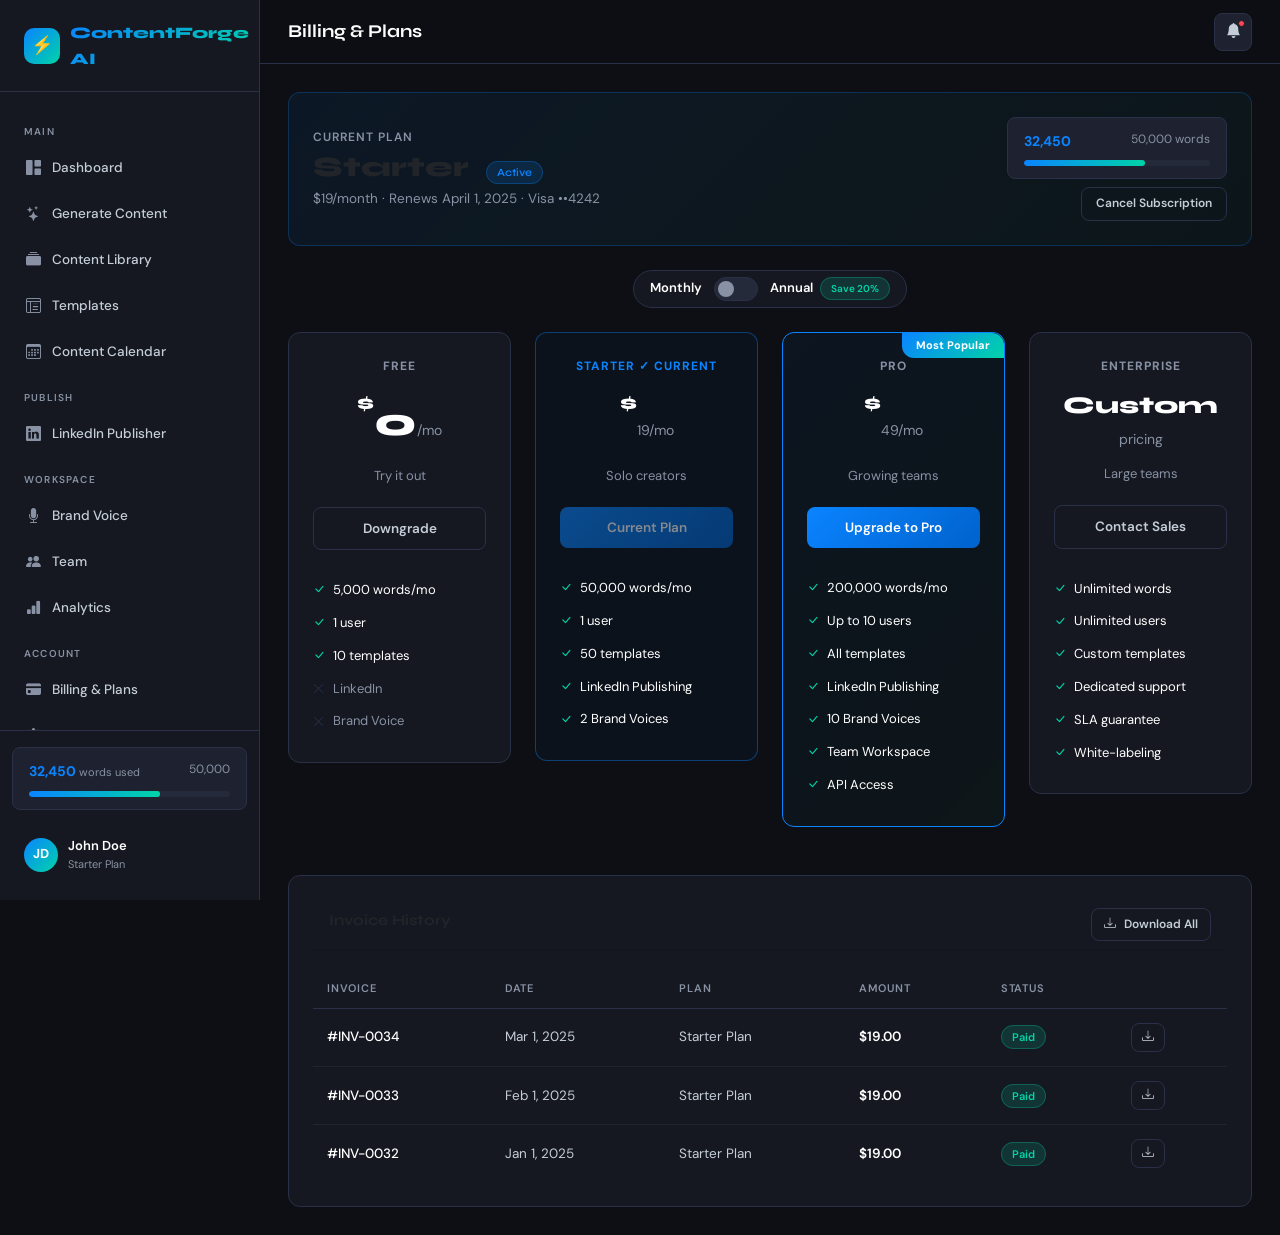
<file: pages/billing.html>
<!DOCTYPE html>
<html lang="en">
<head>
<meta charset="UTF-8">
<meta name="viewport" content="width=device-width, initial-scale=1.0">
<title>Billing & Plans — ContentForge AI</title>
<link href="https://cdn.jsdelivr.net/npm/bootstrap@5.3.3/dist/css/bootstrap.min.css" rel="stylesheet">
<link href="https://cdn.jsdelivr.net/npm/bootstrap-icons@1.11.3/font/bootstrap-icons.min.css" rel="stylesheet">
<link href="../css/style.css" rel="stylesheet">
</head>
<body>
<aside class="sidebar" id="sidebar">
  <div class="sidebar-logo"><div class="logo-icon">⚡</div><span class="logo-text">ContentForge AI</span></div>
  <nav class="sidebar-nav">
    <div class="nav-section-label">Main</div>
    <a href="dashboard.html" class="nav-item"><i class="bi bi-grid-1x2-fill"></i> Dashboard</a>
    <a href="generate.html" class="nav-item"><i class="bi bi-stars"></i> Generate Content</a>
    <a href="library.html" class="nav-item"><i class="bi bi-collection-fill"></i> Content Library</a>
    <a href="templates.html" class="nav-item"><i class="bi bi-layout-text-window-reverse"></i> Templates</a>
    <a href="calendar.html" class="nav-item"><i class="bi bi-calendar3"></i> Content Calendar</a>
    <div class="nav-section-label">Publish</div>
    <a href="linkedin.html" class="nav-item"><i class="bi bi-linkedin"></i> LinkedIn Publisher</a>
    <div class="nav-section-label">Workspace</div>
    <a href="brand-voice.html" class="nav-item"><i class="bi bi-mic-fill"></i> Brand Voice</a>
    <a href="team.html" class="nav-item"><i class="bi bi-people-fill"></i> Team</a>
    <a href="analytics.html" class="nav-item"><i class="bi bi-bar-chart-fill"></i> Analytics</a>
    <div class="nav-section-label">Account</div>
    <a href="billing.html" class="nav-item active"><i class="bi bi-credit-card-fill"></i> Billing & Plans</a>
    <a href="settings.html" class="nav-item"><i class="bi bi-gear-fill"></i> Settings</a>
  </nav>
  <div class="sidebar-footer">
    <div class="credit-meter mb-3">
      <div class="credit-numbers"><span class="credit-used">32,450 <small style="font-weight:400;font-size:11px;color:var(--text-muted)">words used</small></span><span class="credit-total">50,000</span></div>
      <div class="progress-custom"><div class="progress-bar" data-width="65"></div></div>
    </div>
    <div class="user-card"><div class="user-avatar">JD</div><div class="user-info"><div class="user-name">John Doe</div><div class="user-plan">Starter Plan</div></div></div>
  </div>
</aside>
<header class="topbar">
  <button id="hamburgerBtn" class="icon-btn d-lg-none" style="border:none;background:transparent;"><i class="bi bi-list" style="font-size:20px;"></i></button>
  <span class="topbar-title">Billing & Plans</span>
  <div class="topbar-actions"><div class="icon-btn"><i class="bi bi-bell-fill"></i><span class="notif-dot"></span></div></div>
</header>
<main class="main-content">

  <!-- Current Plan -->
  <div class="card mb-4" style="background:linear-gradient(135deg,rgba(10,132,255,0.08),rgba(0,212,168,0.04));border-color:rgba(10,132,255,0.25);">
    <div class="d-flex align-items-center gap-4 flex-wrap">
      <div style="flex:1;">
        <div style="font-size:12px;font-weight:600;text-transform:uppercase;letter-spacing:1px;color:var(--text-muted);margin-bottom:4px;">Current Plan</div>
        <h3 style="font-family:'Syne',sans-serif;font-weight:800;margin-bottom:4px;">Starter <span class="badge-custom badge-blue ms-2">Active</span></h3>
        <div style="font-size:13.5px;color:var(--text-muted);">$19/month · Renews April 1, 2025 · Visa ••4242</div>
      </div>
      <div style="text-align:right;">
        <div class="credit-meter" style="width:220px;margin-bottom:8px;">
          <div class="credit-numbers"><span class="credit-used">32,450</span><span class="credit-total">50,000 words</span></div>
          <div class="progress-custom"><div class="progress-bar" data-width="65"></div></div>
        </div>
        <button class="btn-ghost" style="font-size:12px;padding:6px 14px;" onclick="showToast('Cancellation flow...')">Cancel Subscription</button>
      </div>
    </div>
  </div>

  <!-- Billing Toggle -->
  <div class="text-center mb-4">
    <div style="display:inline-flex;align-items:center;gap:12px;background:var(--dark-2);border:1px solid var(--border);border-radius:30px;padding:6px 16px;">
      <span style="font-size:13px;font-weight:600;" id="monthLabel">Monthly</span>
      <label class="toggle-switch" style="margin:0;"><input type="checkbox" id="billingToggle" onchange="toggleBilling()"><span class="toggle-slider"></span></label>
      <span style="font-size:13px;font-weight:600;" id="annualLabel" style="color:var(--text-muted);">Annual <span class="badge-custom badge-green ms-1" style="font-size:10px;">Save 20%</span></span>
    </div>
  </div>

  <!-- Plans -->
  <div class="row g-4 mb-5">
    <div class="col-md-6 col-lg-3">
      <div class="plan-card">
        <div style="font-size:12px;font-weight:700;text-transform:uppercase;letter-spacing:1px;color:var(--text-muted);margin-bottom:14px;">Free</div>
        <div class="plan-price"><sup>$</sup>0<span>/mo</span></div>
        <p style="color:var(--text-muted);font-size:13px;margin:12px 0 20px;">Try it out</p>
        <button class="btn-ghost w-100 justify-content-center mb-4" onclick="showToast('Already on a paid plan. Downgrade?')">Downgrade</button>
        <div class="plan-feature"><i class="bi bi-check-lg"></i> 5,000 words/mo</div>
        <div class="plan-feature"><i class="bi bi-check-lg"></i> 1 user</div>
        <div class="plan-feature"><i class="bi bi-check-lg"></i> 10 templates</div>
        <div class="plan-feature disabled"><i class="bi bi-x-lg"></i> LinkedIn</div>
        <div class="plan-feature disabled"><i class="bi bi-x-lg"></i> Brand Voice</div>
      </div>
    </div>
    <div class="col-md-6 col-lg-3">
      <div class="plan-card" style="border-color:rgba(10,132,255,0.4);background:rgba(10,132,255,0.03);">
        <div style="font-size:12px;font-weight:700;text-transform:uppercase;letter-spacing:1px;color:var(--primary);margin-bottom:14px;">Starter ✓ Current</div>
        <div class="plan-price"><sup>$</sup><span id="starterPrice">19</span><span>/mo</span></div>
        <p style="color:var(--text-muted);font-size:13px;margin:12px 0 20px;">Solo creators</p>
        <button class="btn-primary-custom w-100 justify-content-center mb-4" disabled style="opacity:0.5;cursor:default;">Current Plan</button>
        <div class="plan-feature"><i class="bi bi-check-lg"></i> 50,000 words/mo</div>
        <div class="plan-feature"><i class="bi bi-check-lg"></i> 1 user</div>
        <div class="plan-feature"><i class="bi bi-check-lg"></i> 50 templates</div>
        <div class="plan-feature"><i class="bi bi-check-lg"></i> LinkedIn Publishing</div>
        <div class="plan-feature"><i class="bi bi-check-lg"></i> 2 Brand Voices</div>
      </div>
    </div>
    <div class="col-md-6 col-lg-3">
      <div class="plan-card recommended">
        <div class="plan-recommended-badge">Most Popular</div>
        <div style="font-size:12px;font-weight:700;text-transform:uppercase;letter-spacing:1px;color:var(--text-muted);margin-bottom:14px;">Pro</div>
        <div class="plan-price"><sup>$</sup><span id="proPrice">49</span><span>/mo</span></div>
        <p style="color:var(--text-muted);font-size:13px;margin:12px 0 20px;">Growing teams</p>
        <button class="btn-primary-custom w-100 justify-content-center mb-4" onclick="selectPlan('Pro')">Upgrade to Pro</button>
        <div class="plan-feature"><i class="bi bi-check-lg"></i> 200,000 words/mo</div>
        <div class="plan-feature"><i class="bi bi-check-lg"></i> Up to 10 users</div>
        <div class="plan-feature"><i class="bi bi-check-lg"></i> All templates</div>
        <div class="plan-feature"><i class="bi bi-check-lg"></i> LinkedIn Publishing</div>
        <div class="plan-feature"><i class="bi bi-check-lg"></i> 10 Brand Voices</div>
        <div class="plan-feature"><i class="bi bi-check-lg"></i> Team Workspace</div>
        <div class="plan-feature"><i class="bi bi-check-lg"></i> API Access</div>
      </div>
    </div>
    <div class="col-md-6 col-lg-3">
      <div class="plan-card">
        <div style="font-size:12px;font-weight:700;text-transform:uppercase;letter-spacing:1px;color:var(--text-muted);margin-bottom:14px;">Enterprise</div>
        <div class="plan-price" style="font-size:24px;line-height:1.3;">Custom<span style="font-size:14px;"> pricing</span></div>
        <p style="color:var(--text-muted);font-size:13px;margin:12px 0 20px;">Large teams</p>
        <button class="btn-ghost w-100 justify-content-center mb-4" onclick="showToast('Sales team will contact you!')">Contact Sales</button>
        <div class="plan-feature"><i class="bi bi-check-lg"></i> Unlimited words</div>
        <div class="plan-feature"><i class="bi bi-check-lg"></i> Unlimited users</div>
        <div class="plan-feature"><i class="bi bi-check-lg"></i> Custom templates</div>
        <div class="plan-feature"><i class="bi bi-check-lg"></i> Dedicated support</div>
        <div class="plan-feature"><i class="bi bi-check-lg"></i> SLA guarantee</div>
        <div class="plan-feature"><i class="bi bi-check-lg"></i> White-labeling</div>
      </div>
    </div>
  </div>

  <!-- Invoice History -->
  <div class="card">
    <div class="card-header">
      <div class="card-title">Invoice History</div>
      <button class="btn-ghost" style="font-size:12px;padding:6px 12px;" onclick="showToast('All invoices downloaded!')"><i class="bi bi-download"></i> Download All</button>
    </div>
    <table class="table-custom">
      <thead><tr><th>Invoice</th><th>Date</th><th>Plan</th><th>Amount</th><th>Status</th><th></th></tr></thead>
      <tbody>
        <tr>
          <td style="color:var(--white);font-weight:500;">#INV-0034</td>
          <td>Mar 1, 2025</td>
          <td>Starter Plan</td>
          <td style="color:var(--white);font-weight:600;">$19.00</td>
          <td><span class="badge-custom badge-green">Paid</span></td>
          <td><button class="btn-ghost" style="font-size:12px;padding:4px 10px;" onclick="showToast('Invoice downloaded!')"><i class="bi bi-download"></i></button></td>
        </tr>
        <tr>
          <td style="color:var(--white);font-weight:500;">#INV-0033</td>
          <td>Feb 1, 2025</td>
          <td>Starter Plan</td>
          <td style="color:var(--white);font-weight:600;">$19.00</td>
          <td><span class="badge-custom badge-green">Paid</span></td>
          <td><button class="btn-ghost" style="font-size:12px;padding:4px 10px;" onclick="showToast('Invoice downloaded!')"><i class="bi bi-download"></i></button></td>
        </tr>
        <tr>
          <td style="color:var(--white);font-weight:500;">#INV-0032</td>
          <td>Jan 1, 2025</td>
          <td>Starter Plan</td>
          <td style="color:var(--white);font-weight:600;">$19.00</td>
          <td><span class="badge-custom badge-green">Paid</span></td>
          <td><button class="btn-ghost" style="font-size:12px;padding:4px 10px;" onclick="showToast('Invoice downloaded!')"><i class="bi bi-download"></i></button></td>
        </tr>
      </tbody>
    </table>
  </div>
</main>
<div id="toastContainer" class="toast-container"></div>
<script src="https://cdn.jsdelivr.net/npm/bootstrap@5.3.3/dist/js/bootstrap.bundle.min.js"></script>
<script src="../js/app.js"></script>
<script>
function toggleBilling() {
  const annual = document.getElementById('billingToggle').checked;
  document.getElementById('starterPrice').textContent = annual ? '15' : '19';
  document.getElementById('proPrice').textContent = annual ? '39' : '49';
}
</script>
</body>
</html>
</file>
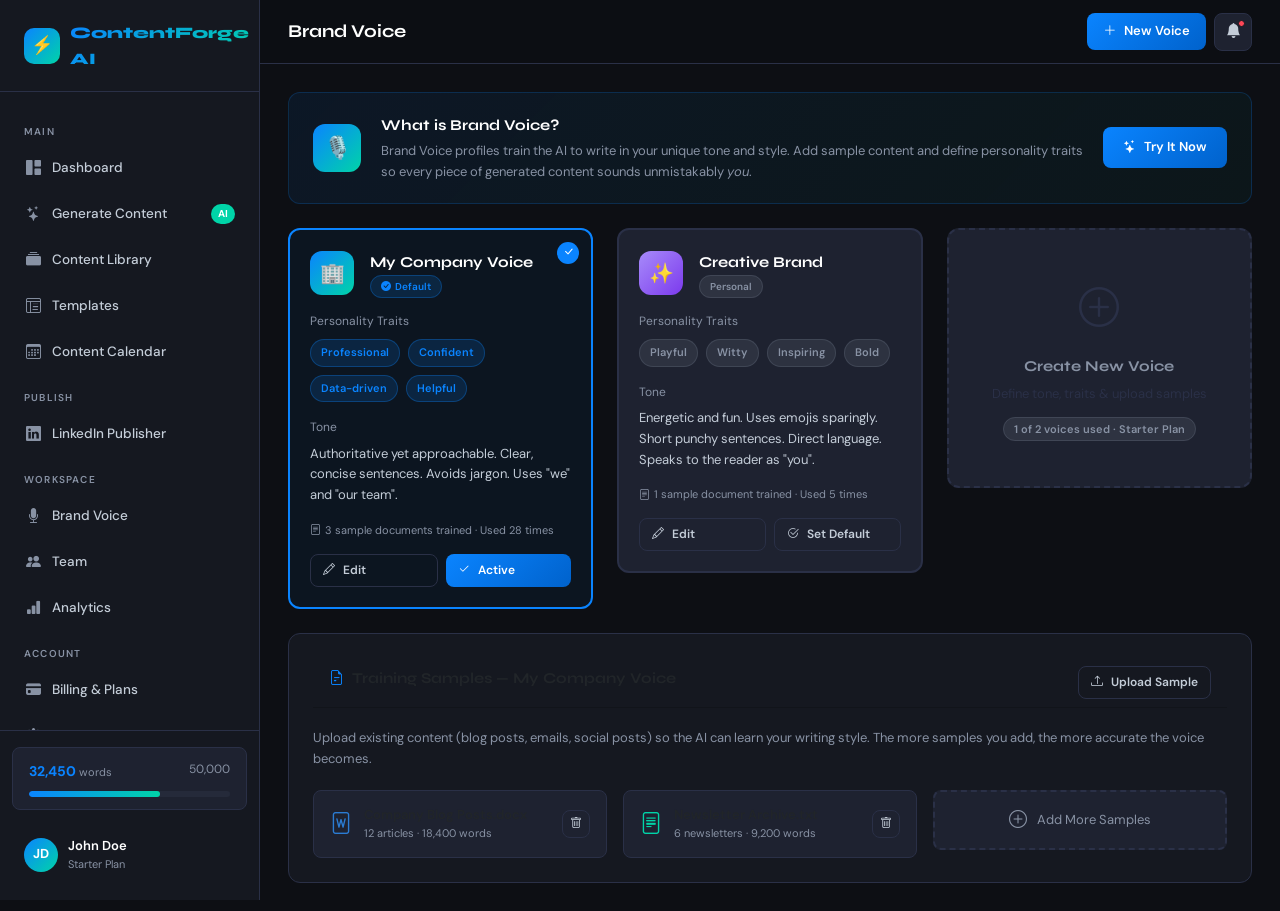
<file: pages/brand-voice.html>
<!DOCTYPE html>
<html lang="en">
<head>
<meta charset="UTF-8"><meta name="viewport" content="width=device-width, initial-scale=1.0">
<title>Brand Voice — ContentForge AI</title>
<link href="https://cdn.jsdelivr.net/npm/bootstrap@5.3.3/dist/css/bootstrap.min.css" rel="stylesheet">
<link href="https://cdn.jsdelivr.net/npm/bootstrap-icons@1.11.3/font/bootstrap-icons.min.css" rel="stylesheet">
<link href="../css/style.css" rel="stylesheet">
</head>
<body>
<aside class="sidebar" id="sidebar">
  <div class="sidebar-logo"><div class="logo-icon">⚡</div><span class="logo-text">ContentForge AI</span></div>
  <nav class="sidebar-nav">
    <div class="nav-section-label">Main</div>
    <a href="dashboard.html" class="nav-item"><i class="bi bi-grid-1x2-fill"></i> Dashboard</a>
    <a href="generate.html" class="nav-item"><i class="bi bi-stars"></i> Generate Content <span class="nav-badge new">AI</span></a>
    <a href="library.html" class="nav-item"><i class="bi bi-collection-fill"></i> Content Library</a>
    <a href="templates.html" class="nav-item"><i class="bi bi-layout-text-window-reverse"></i> Templates</a>
    <a href="calendar.html" class="nav-item"><i class="bi bi-calendar3"></i> Content Calendar</a>
    <div class="nav-section-label">Publish</div>
    <a href="linkedin.html" class="nav-item"><i class="bi bi-linkedin"></i> LinkedIn Publisher</a>
    <div class="nav-section-label">Workspace</div>
    <a href="brand-voice.html" class="nav-item active"><i class="bi bi-mic-fill"></i> Brand Voice</a>
    <a href="team.html" class="nav-item"><i class="bi bi-people-fill"></i> Team</a>
    <a href="analytics.html" class="nav-item"><i class="bi bi-bar-chart-fill"></i> Analytics</a>
    <div class="nav-section-label">Account</div>
    <a href="billing.html" class="nav-item"><i class="bi bi-credit-card-fill"></i> Billing & Plans</a>
    <a href="settings.html" class="nav-item"><i class="bi bi-gear-fill"></i> Settings</a>
  </nav>
  <div class="sidebar-footer">
    <div class="credit-meter mb-3"><div class="credit-numbers"><span class="credit-used">32,450 <small style="font-weight:400;font-size:11px;color:var(--text-muted)">words</small></span><span class="credit-total">50,000</span></div><div class="progress-custom"><div class="progress-bar" data-width="65"></div></div></div>
    <div class="user-card"><div class="user-avatar">JD</div><div class="user-info"><div class="user-name">John Doe</div><div class="user-plan">Starter Plan</div></div></div>
  </div>
</aside>

<header class="topbar">
  <button id="hamburgerBtn" class="icon-btn d-lg-none" style="border:none;background:transparent;"><i class="bi bi-list" style="font-size:20px;"></i></button>
  <span class="topbar-title">Brand Voice</span>
  <div class="topbar-actions">
    <button class="btn-primary-custom" style="padding:8px 16px;font-size:13px;" onclick="document.getElementById('createVoiceModal').style.display='flex'"><i class="bi bi-plus-lg"></i> New Voice</button>
    <div class="icon-btn"><i class="bi bi-bell-fill"></i><span class="notif-dot"></span></div>
  </div>
</header>

<main class="main-content">

  <div class="row g-4 mb-4">
    <!-- Info Card -->
    <div class="col-12">
      <div style="background:linear-gradient(135deg,rgba(10,132,255,0.08),rgba(0,212,168,0.04));border:1px solid rgba(10,132,255,0.2);border-radius:var(--radius);padding:20px 24px;display:flex;align-items:center;gap:20px;flex-wrap:wrap;">
        <div style="width:48px;height:48px;background:linear-gradient(135deg,var(--primary),var(--accent));border-radius:12px;display:flex;align-items:center;justify-content:center;font-size:22px;flex-shrink:0;">🎙️</div>
        <div style="flex:1;">
          <div style="font-family:'Syne',sans-serif;font-weight:700;font-size:15px;margin-bottom:4px;">What is Brand Voice?</div>
          <div style="font-size:13px;color:var(--text-muted);line-height:1.6;">Brand Voice profiles train the AI to write in your unique tone and style. Add sample content and define personality traits so every piece of generated content sounds unmistakably <em>you</em>.</div>
        </div>
        <a href="generate.html" class="btn-primary-custom" style="font-size:13px;"><i class="bi bi-stars"></i> Try It Now</a>
      </div>
    </div>
  </div>

  <!-- Voice Cards -->
  <div class="row g-4">
    <!-- Voice 1 - Active -->
    <div class="col-md-6 col-xl-4">
      <div class="voice-card active">
        <div class="voice-card-check"><i class="bi bi-check-lg"></i></div>
        <div class="d-flex align-items-center gap-3 mb-3">
          <div style="width:44px;height:44px;background:linear-gradient(135deg,var(--primary),var(--accent));border-radius:12px;display:flex;align-items:center;justify-content:center;font-size:20px;">🏢</div>
          <div>
            <div style="font-family:'Syne',sans-serif;font-weight:700;font-size:15px;">My Company Voice</div>
            <span class="badge-custom badge-blue" style="font-size:10px;"><i class="bi bi-check-circle-fill me-1"></i>Default</span>
          </div>
        </div>
        <div class="mb-3">
          <div style="font-size:12px;color:var(--text-muted);margin-bottom:8px;">Personality Traits</div>
          <div class="d-flex flex-wrap gap-2">
            <span class="badge-custom badge-blue">Professional</span>
            <span class="badge-custom badge-blue">Confident</span>
            <span class="badge-custom badge-blue">Data-driven</span>
            <span class="badge-custom badge-blue">Helpful</span>
          </div>
        </div>
        <div class="mb-3">
          <div style="font-size:12px;color:var(--text-muted);margin-bottom:6px;">Tone</div>
          <div style="font-size:13px;color:var(--text-light);">Authoritative yet approachable. Clear, concise sentences. Avoids jargon. Uses "we" and "our team".</div>
        </div>
        <div style="font-size:11px;color:var(--text-muted);margin-bottom:14px;"><i class="bi bi-file-text me-1"></i>3 sample documents trained · Used 28 times</div>
        <div class="d-flex gap-2">
          <button class="btn-ghost" style="font-size:12px;padding:6px 12px;flex:1;" onclick="showToast('Opening voice editor...')"><i class="bi bi-pencil"></i> Edit</button>
          <button class="btn-primary-custom" style="font-size:12px;padding:6px 12px;flex:1;" onclick="showToast('Voice set as default!')"><i class="bi bi-check2"></i> Active</button>
        </div>
      </div>
    </div>

    <!-- Voice 2 -->
    <div class="col-md-6 col-xl-4">
      <div class="voice-card">
        <div class="voice-card-check"><i class="bi bi-check-lg"></i></div>
        <div class="d-flex align-items-center gap-3 mb-3">
          <div style="width:44px;height:44px;background:linear-gradient(135deg,#A78BFA,#7C3AED);border-radius:12px;display:flex;align-items:center;justify-content:center;font-size:20px;">✨</div>
          <div>
            <div style="font-family:'Syne',sans-serif;font-weight:700;font-size:15px;">Creative Brand</div>
            <span class="badge-custom badge-gray" style="font-size:10px;">Personal</span>
          </div>
        </div>
        <div class="mb-3">
          <div style="font-size:12px;color:var(--text-muted);margin-bottom:8px;">Personality Traits</div>
          <div class="d-flex flex-wrap gap-2">
            <span class="badge-custom badge-gray">Playful</span>
            <span class="badge-custom badge-gray">Witty</span>
            <span class="badge-custom badge-gray">Inspiring</span>
            <span class="badge-custom badge-gray">Bold</span>
          </div>
        </div>
        <div class="mb-3">
          <div style="font-size:12px;color:var(--text-muted);margin-bottom:6px;">Tone</div>
          <div style="font-size:13px;color:var(--text-light);">Energetic and fun. Uses emojis sparingly. Short punchy sentences. Direct language. Speaks to the reader as "you".</div>
        </div>
        <div style="font-size:11px;color:var(--text-muted);margin-bottom:14px;"><i class="bi bi-file-text me-1"></i>1 sample document trained · Used 5 times</div>
        <div class="d-flex gap-2">
          <button class="btn-ghost" style="font-size:12px;padding:6px 12px;flex:1;" onclick="showToast('Opening voice editor...')"><i class="bi bi-pencil"></i> Edit</button>
          <button class="btn-ghost" style="font-size:12px;padding:6px 12px;flex:1;" onclick="showToast('Voice set as default!')"><i class="bi bi-check2-circle"></i> Set Default</button>
        </div>
      </div>
    </div>

    <!-- Create New -->
    <div class="col-md-6 col-xl-4">
      <div class="voice-card" style="border:2px dashed var(--border);text-align:center;cursor:pointer;padding:40px 20px;display:flex;flex-direction:column;align-items:center;justify-content:center;min-height:260px;" onclick="document.getElementById('createVoiceModal').style.display='flex'">
        <i class="bi bi-plus-circle" style="font-size:40px;color:var(--border);margin-bottom:14px;"></i>
        <div style="font-family:'Syne',sans-serif;font-weight:700;font-size:15px;color:var(--text-muted);margin-bottom:6px;">Create New Voice</div>
        <div style="font-size:13px;color:var(--border);">Define tone, traits & upload samples</div>
        <div style="margin-top:12px;"><span class="badge-custom badge-gray" style="font-size:11px;">1 of 2 voices used · Starter Plan</span></div>
      </div>
    </div>
  </div>

  <!-- Sample Training Section -->
  <div class="card mt-4">
    <div class="card-header">
      <div class="card-title"><i class="bi bi-file-earmark-text text-primary me-2"></i>Training Samples — My Company Voice</div>
      <button class="btn-ghost" style="font-size:12px;padding:6px 12px;" onclick="showToast('Upload dialog opened!')"><i class="bi bi-upload"></i> Upload Sample</button>
    </div>
    <p style="font-size:13px;color:var(--text-muted);margin-bottom:20px;">Upload existing content (blog posts, emails, social posts) so the AI can learn your writing style. The more samples you add, the more accurate the voice becomes.</p>
    <div class="row g-3">
      <div class="col-md-4">
        <div style="background:var(--dark-3);border:1px solid var(--border);border-radius:var(--radius-sm);padding:14px 16px;display:flex;align-items:center;gap:12px;">
          <i class="bi bi-file-word" style="font-size:22px;color:#2B7CD3;flex-shrink:0;"></i>
          <div style="flex:1;min-width:0;"><div style="font-size:13px;font-weight:600;white-space:nowrap;overflow:hidden;text-overflow:ellipsis;">Company Blog Posts.docx</div><div style="font-size:11px;color:var(--text-muted);">12 articles · 18,400 words</div></div>
          <button class="icon-btn" style="width:28px;height:28px;font-size:12px;" onclick="showToast('Sample removed','error')"><i class="bi bi-trash"></i></button>
        </div>
      </div>
      <div class="col-md-4">
        <div style="background:var(--dark-3);border:1px solid var(--border);border-radius:var(--radius-sm);padding:14px 16px;display:flex;align-items:center;gap:12px;">
          <i class="bi bi-file-text" style="font-size:22px;color:var(--accent);flex-shrink:0;"></i>
          <div style="flex:1;min-width:0;"><div style="font-size:13px;font-weight:600;white-space:nowrap;overflow:hidden;text-overflow:ellipsis;">Newsletter Archive.txt</div><div style="font-size:11px;color:var(--text-muted);">6 newsletters · 9,200 words</div></div>
          <button class="icon-btn" style="width:28px;height:28px;font-size:12px;" onclick="showToast('Sample removed','error')"><i class="bi bi-trash"></i></button>
        </div>
      </div>
      <div class="col-md-4">
        <div style="background:var(--dark-3);border:2px dashed var(--border);border-radius:var(--radius-sm);padding:14px 16px;display:flex;align-items:center;justify-content:center;gap:10px;cursor:pointer;" onclick="showToast('Upload dialog opened!')">
          <i class="bi bi-plus-circle" style="font-size:18px;color:var(--text-muted);"></i>
          <span style="font-size:13px;color:var(--text-muted);">Add More Samples</span>
        </div>
      </div>
    </div>
  </div>
</main>

<!-- Create Voice Modal -->
<div id="createVoiceModal" style="display:none;position:fixed;inset:0;background:rgba(0,0,0,0.7);z-index:9000;align-items:center;justify-content:center;padding:20px;">
  <div style="background:var(--dark-2);border:1px solid var(--border);border-radius:16px;width:100%;max-width:560px;padding:32px;position:relative;">
    <button onclick="document.getElementById('createVoiceModal').style.display='none'" style="position:absolute;top:16px;right:16px;background:none;border:none;color:var(--text-muted);font-size:20px;cursor:pointer;"><i class="bi bi-x-lg"></i></button>
    <h4 style="font-family:'Syne',sans-serif;font-weight:800;margin-bottom:4px;">Create Brand Voice</h4>
    <p style="color:var(--text-muted);font-size:13px;margin-bottom:24px;">Define a new voice profile for your AI-generated content.</p>
    <div class="mb-3"><label class="form-label-custom">Voice Name</label><input type="text" class="form-control-custom" placeholder="e.g. Startup Brand, Blog Voice, LinkedIn Voice"></div>
    <div class="mb-3"><label class="form-label-custom">Describe the Tone</label><textarea class="form-control-custom" rows="3" placeholder="e.g. Professional but approachable. Uses short sentences. Avoids buzzwords. Speaks directly to the reader using 'you'."></textarea></div>
    <div class="mb-3">
      <label class="form-label-custom">Personality Traits</label>
      <div class="d-flex flex-wrap gap-2 mb-2" id="traitBtns">
        <span class="badge-custom badge-gray" style="cursor:pointer;" onclick="toggleTrait(this)">Professional</span>
        <span class="badge-custom badge-gray" style="cursor:pointer;" onclick="toggleTrait(this)">Casual</span>
        <span class="badge-custom badge-gray" style="cursor:pointer;" onclick="toggleTrait(this)">Witty</span>
        <span class="badge-custom badge-gray" style="cursor:pointer;" onclick="toggleTrait(this)">Bold</span>
        <span class="badge-custom badge-gray" style="cursor:pointer;" onclick="toggleTrait(this)">Empathetic</span>
        <span class="badge-custom badge-gray" style="cursor:pointer;" onclick="toggleTrait(this)">Data-driven</span>
        <span class="badge-custom badge-gray" style="cursor:pointer;" onclick="toggleTrait(this)">Inspiring</span>
        <span class="badge-custom badge-gray" style="cursor:pointer;" onclick="toggleTrait(this)">Formal</span>
      </div>
    </div>
    <div class="mb-4"><label class="form-label-custom">Upload Sample Content <small style="color:var(--text-muted);font-weight:400;">(optional, .txt .docx)</small></label>
      <div style="border:2px dashed var(--border);border-radius:var(--radius-sm);padding:16px;text-align:center;cursor:pointer;" onclick="showToast('File picker opened!')"><i class="bi bi-upload" style="font-size:20px;color:var(--text-muted);display:block;margin-bottom:6px;"></i><span style="font-size:13px;color:var(--text-muted);">Click to upload training samples</span></div>
    </div>
    <div class="d-flex gap-3">
      <button class="btn-ghost flex-1 justify-content-center" onclick="document.getElementById('createVoiceModal').style.display='none'">Cancel</button>
      <button class="btn-primary-custom flex-1 justify-content-center" onclick="document.getElementById('createVoiceModal').style.display='none';showToast('Brand voice created!')"><i class="bi bi-check2"></i> Create Voice</button>
    </div>
  </div>
</div>

<div id="toastContainer" class="toast-container"></div>
<script src="https://cdn.jsdelivr.net/npm/bootstrap@5.3.3/dist/js/bootstrap.bundle.min.js"></script>
<script src="../js/app.js"></script>
<script>
function toggleTrait(el) {
  el.classList.toggle('badge-blue');
  el.classList.toggle('badge-gray');
}
</script>
</body>
</html>
</file>
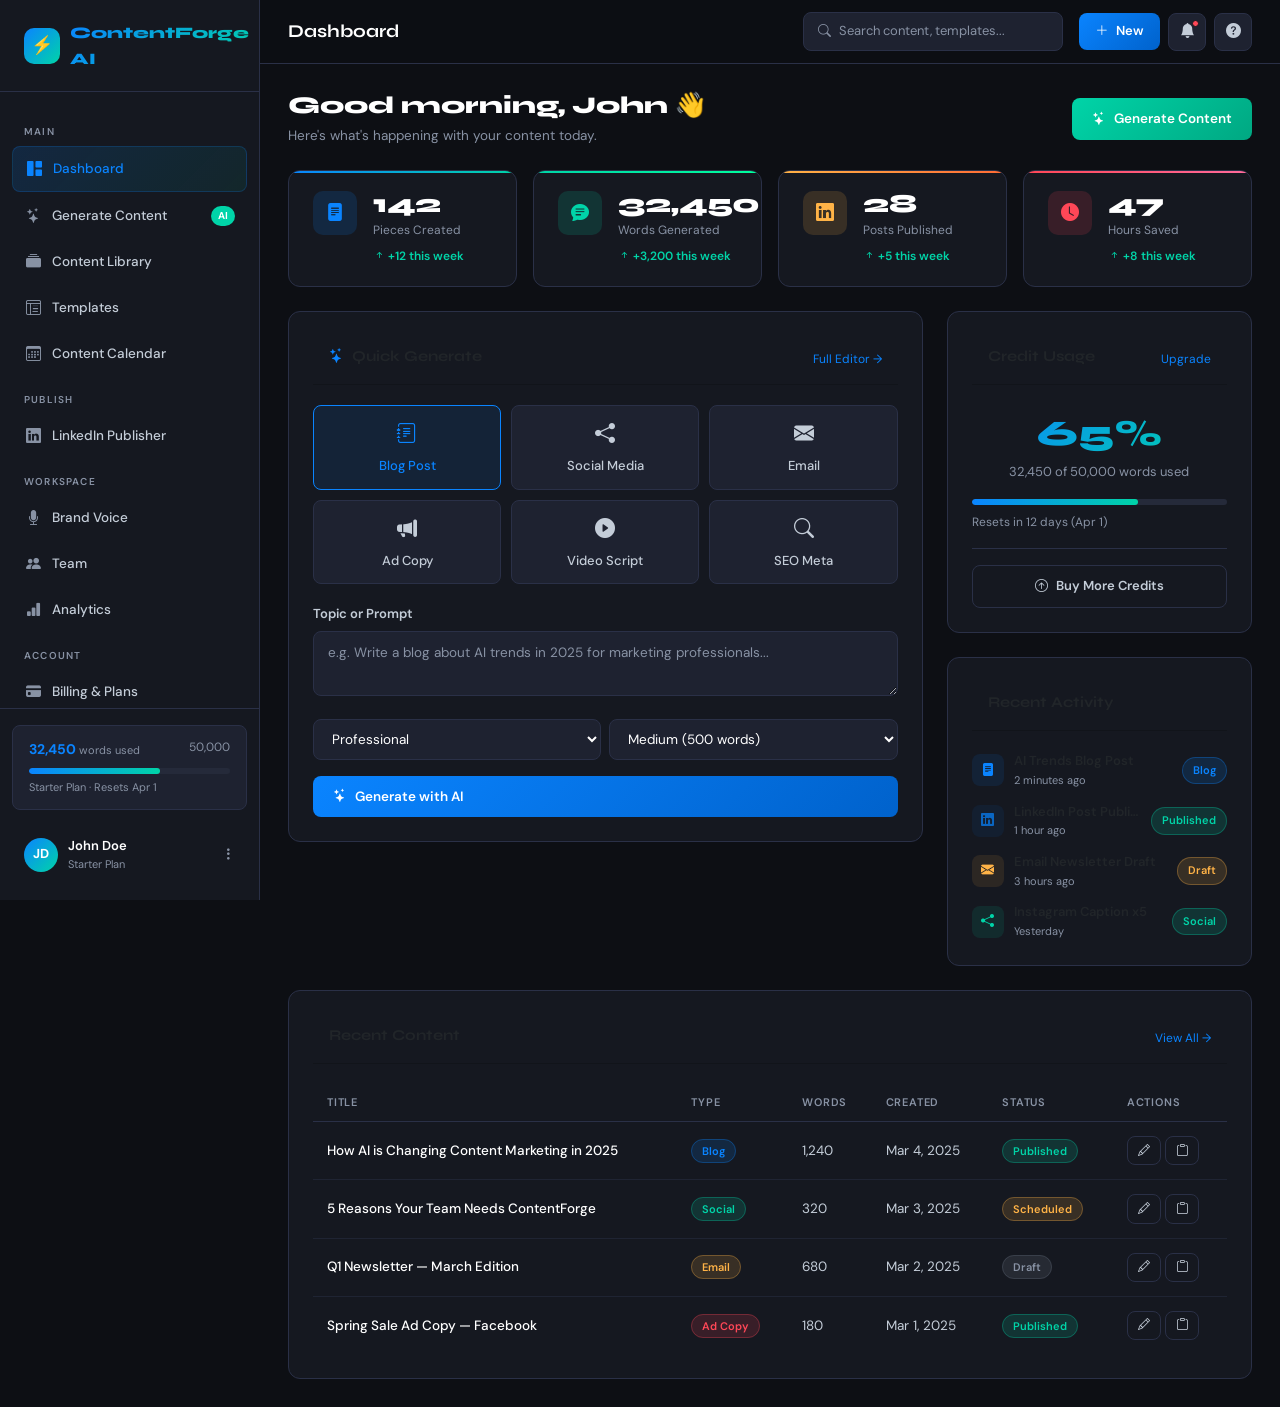
<file: pages/dashboard.html>
<!DOCTYPE html>
<html lang="en">
<head>
<meta charset="UTF-8">
<meta name="viewport" content="width=device-width, initial-scale=1.0">
<title>Dashboard — ContentForge AI</title>
<link href="https://cdn.jsdelivr.net/npm/bootstrap@5.3.3/dist/css/bootstrap.min.css" rel="stylesheet">
<link href="https://cdn.jsdelivr.net/npm/bootstrap-icons@1.11.3/font/bootstrap-icons.min.css" rel="stylesheet">
<link href="../css/style.css" rel="stylesheet">
</head>
<body>

<!-- SIDEBAR -->
<aside class="sidebar" id="sidebar">
  <div class="sidebar-logo">
    <div class="logo-icon">⚡</div>
    <span class="logo-text">ContentForge AI</span>
  </div>
  <nav class="sidebar-nav">
    <div class="nav-section-label">Main</div>
    <a href="dashboard.html" class="nav-item active" data-page="dashboard.html"><i class="bi bi-grid-1x2-fill"></i> Dashboard</a>
    <a href="generate.html" class="nav-item" data-page="generate.html"><i class="bi bi-stars"></i> Generate Content <span class="nav-badge new">AI</span></a>
    <a href="library.html" class="nav-item" data-page="library.html"><i class="bi bi-collection-fill"></i> Content Library</a>
    <a href="templates.html" class="nav-item" data-page="templates.html"><i class="bi bi-layout-text-window-reverse"></i> Templates</a>
    <a href="calendar.html" class="nav-item" data-page="calendar.html"><i class="bi bi-calendar3"></i> Content Calendar</a>
    <div class="nav-section-label">Publish</div>
    <a href="linkedin.html" class="nav-item" data-page="linkedin.html"><i class="bi bi-linkedin"></i> LinkedIn Publisher</a>
    <div class="nav-section-label">Workspace</div>
    <a href="brand-voice.html" class="nav-item" data-page="brand-voice.html"><i class="bi bi-mic-fill"></i> Brand Voice</a>
    <a href="team.html" class="nav-item" data-page="team.html"><i class="bi bi-people-fill"></i> Team</a>
    <a href="analytics.html" class="nav-item" data-page="analytics.html"><i class="bi bi-bar-chart-fill"></i> Analytics</a>
    <div class="nav-section-label">Account</div>
    <a href="billing.html" class="nav-item" data-page="billing.html"><i class="bi bi-credit-card-fill"></i> Billing & Plans</a>
    <a href="settings.html" class="nav-item" data-page="settings.html"><i class="bi bi-gear-fill"></i> Settings</a>
  </nav>
  <div class="sidebar-footer">
    <div class="credit-meter mb-3">
      <div class="credit-numbers">
        <span class="credit-used">32,450 <small style="font-weight:400;font-size:11px;color:var(--text-muted)">words used</small></span>
        <span class="credit-total">50,000</span>
      </div>
      <div class="progress-custom"><div class="progress-bar" data-width="65"></div></div>
      <div style="font-size:11px;color:var(--text-muted);margin-top:5px;">Starter Plan · Resets Apr 1</div>
    </div>
    <div class="user-card">
      <div class="user-avatar">JD</div>
      <div class="user-info"><div class="user-name">John Doe</div><div class="user-plan">Starter Plan</div></div>
      <i class="bi bi-three-dots-vertical ms-auto" style="color:var(--text-muted);font-size:14px;"></i>
    </div>
  </div>
</aside>

<!-- TOPBAR -->
<header class="topbar">
  <button id="hamburgerBtn" class="icon-btn d-lg-none" style="border:none;background:transparent;"><i class="bi bi-list" style="font-size:20px;"></i></button>
  <span class="topbar-title">Dashboard</span>
  <div class="topbar-search d-none d-md-flex">
    <i class="bi bi-search" style="color:var(--text-muted);font-size:13px;"></i>
    <input type="text" placeholder="Search content, templates...">
  </div>
  <div class="topbar-actions">
    <a href="generate.html" class="btn-primary-custom" style="padding:8px 16px;font-size:13px;"><i class="bi bi-plus-lg"></i> New</a>
    <div class="icon-btn"><i class="bi bi-bell-fill"></i><span class="notif-dot"></span></div>
    <div class="icon-btn"><i class="bi bi-question-circle-fill"></i></div>
  </div>
</header>

<!-- MAIN -->
<main class="main-content">

  <!-- Welcome -->
  <div class="d-flex align-items-center justify-content-between mb-4 flex-wrap gap-3">
    <div>
      <h1 style="font-size:24px;font-weight:800;margin-bottom:4px;">Good morning, John 👋</h1>
      <p style="color:var(--text-muted);font-size:13.5px;margin:0;">Here's what's happening with your content today.</p>
    </div>
    <a href="generate.html" class="btn-accent"><i class="bi bi-stars"></i> Generate Content</a>
  </div>

  <!-- Stats -->
  <div class="row g-3 mb-4">
    <div class="col-6 col-xl-3">
      <div class="stat-card blue">
        <div class="stat-icon blue"><i class="bi bi-file-text-fill"></i></div>
        <div>
          <div class="stat-value counter" data-target="142">142</div>
          <div class="stat-label">Pieces Created</div>
          <div class="stat-change"><i class="bi bi-arrow-up-short"></i> +12 this week</div>
        </div>
      </div>
    </div>
    <div class="col-6 col-xl-3">
      <div class="stat-card green">
        <div class="stat-icon green"><i class="bi bi-chat-text-fill"></i></div>
        <div>
          <div class="stat-value counter" data-target="32450">32,450</div>
          <div class="stat-label">Words Generated</div>
          <div class="stat-change"><i class="bi bi-arrow-up-short"></i> +3,200 this week</div>
        </div>
      </div>
    </div>
    <div class="col-6 col-xl-3">
      <div class="stat-card orange">
        <div class="stat-icon orange"><i class="bi bi-linkedin"></i></div>
        <div>
          <div class="stat-value counter" data-target="28">28</div>
          <div class="stat-label">Posts Published</div>
          <div class="stat-change"><i class="bi bi-arrow-up-short"></i> +5 this week</div>
        </div>
      </div>
    </div>
    <div class="col-6 col-xl-3">
      <div class="stat-card red">
        <div class="stat-icon red"><i class="bi bi-clock-fill"></i></div>
        <div>
          <div class="stat-value counter" data-target="47">47</div>
          <div class="stat-label">Hours Saved</div>
          <div class="stat-change"><i class="bi bi-arrow-up-short"></i> +8 this week</div>
        </div>
      </div>
    </div>
  </div>

  <div class="row g-4">
    <!-- Quick Generate -->
    <div class="col-lg-8">
      <div class="card">
        <div class="card-header">
          <div class="card-title"><i class="bi bi-stars text-primary me-2"></i>Quick Generate</div>
          <a href="generate.html" style="font-size:12px;color:var(--primary);">Full Editor →</a>
        </div>
        <div class="content-type-grid">
          <div class="content-type-btn active" onclick="selectType(this,'blog')"><i class="bi bi-journal-text"></i>Blog Post</div>
          <div class="content-type-btn" onclick="selectType(this,'social')"><i class="bi bi-share-fill"></i>Social Media</div>
          <div class="content-type-btn" onclick="selectType(this,'email')"><i class="bi bi-envelope-fill"></i>Email</div>
          <div class="content-type-btn" onclick="selectType(this,'ad')"><i class="bi bi-megaphone-fill"></i>Ad Copy</div>
          <div class="content-type-btn" onclick="selectType(this,'video')"><i class="bi bi-play-circle-fill"></i>Video Script</div>
          <div class="content-type-btn" onclick="selectType(this,'seo')"><i class="bi bi-search"></i>SEO Meta</div>
        </div>
        <div class="mb-3">
          <label class="form-label-custom">Topic or Prompt</label>
          <textarea class="form-control-custom" id="quickPrompt" rows="2" placeholder="e.g. Write a blog about AI trends in 2025 for marketing professionals..."></textarea>
        </div>
        <div class="row g-2 mb-3">
          <div class="col-6">
            <select class="form-control-custom">
              <option>Professional</option>
              <option>Casual</option>
              <option>Persuasive</option>
              <option>Witty</option>
              <option>Formal</option>
            </select>
          </div>
          <div class="col-6">
            <select class="form-control-custom">
              <option>Medium (500 words)</option>
              <option>Short (150 words)</option>
              <option>Long (1200 words)</option>
            </select>
          </div>
        </div>
        <button class="btn-primary-custom" onclick="runQuickGenerate()" id="generateBtn">
          <i class="bi bi-stars"></i> Generate with AI
        </button>
        <div class="mt-3" id="quickOutput" style="display:none;">
          <div class="d-flex align-items-center justify-content-between mb-2">
            <label class="form-label-custom mb-0">Generated Content</label>
            <div class="d-flex gap-2">
              <button class="btn-ghost" style="padding:5px 10px;font-size:12px;" onclick="copyToClipboard(document.getElementById('generatedOutput').textContent)"><i class="bi bi-clipboard"></i> Copy</button>
              <a href="generate.html" class="btn-ghost" style="padding:5px 10px;font-size:12px;"><i class="bi bi-pencil"></i> Edit</a>
            </div>
          </div>
          <div class="output-area">
            <div class="output-placeholder" id="outputPlaceholder"><i class="bi bi-stars"></i><span style="font-size:13px;">AI is generating your content...</span></div>
            <div id="outputLoader" style="display:none;align-items:center;justify-content:center;height:100px;gap:12px;">
              <div class="loading-dots"><span></span><span></span><span></span></div>
              <span style="color:var(--text-muted);font-size:13px;">Thinking with Gemini AI...</span>
            </div>
            <div id="generatedOutput" style="display:none;"></div>
          </div>
        </div>
      </div>
    </div>

    <!-- Right Column -->
    <div class="col-lg-4">
      <!-- Credit Usage -->
      <div class="card mb-4">
        <div class="card-header">
          <div class="card-title">Credit Usage</div>
          <a href="billing.html" style="font-size:12px;color:var(--primary);">Upgrade</a>
        </div>
        <div class="text-center mb-3">
          <div style="font-family:'Syne',sans-serif;font-size:36px;font-weight:800;" class="gradient-text">65%</div>
          <div style="font-size:13px;color:var(--text-muted);">32,450 of 50,000 words used</div>
        </div>
        <div class="progress-custom mb-2"><div class="progress-bar" data-width="65"></div></div>
        <div style="font-size:12px;color:var(--text-muted);">Resets in 12 days (Apr 1)</div>
        <div class="divider"></div>
        <a href="billing.html" class="btn-ghost w-100 justify-content-center" style="font-size:13px;">
          <i class="bi bi-arrow-up-circle"></i> Buy More Credits
        </a>
      </div>

      <!-- Recent Activity -->
      <div class="card">
        <div class="card-header">
          <div class="card-title">Recent Activity</div>
        </div>
        <div style="display:flex;flex-direction:column;gap:12px;">
          <div class="d-flex align-items-center gap-10" style="gap:10px;">
            <div style="width:32px;height:32px;background:rgba(10,132,255,0.1);border-radius:8px;display:flex;align-items:center;justify-content:center;flex-shrink:0;"><i class="bi bi-file-text-fill text-primary" style="font-size:13px;"></i></div>
            <div style="flex:1;min-width:0;">
              <div style="font-size:13px;font-weight:600;white-space:nowrap;overflow:hidden;text-overflow:ellipsis;">AI Trends Blog Post</div>
              <div style="font-size:11px;color:var(--text-muted);">2 minutes ago</div>
            </div>
            <span class="badge-custom badge-blue" style="flex-shrink:0;">Blog</span>
          </div>
          <div class="d-flex align-items-center" style="gap:10px;">
            <div style="width:32px;height:32px;background:rgba(10,102,194,0.1);border-radius:8px;display:flex;align-items:center;justify-content:center;flex-shrink:0;"><i class="bi bi-linkedin" style="font-size:13px;color:#0A66C2;"></i></div>
            <div style="flex:1;min-width:0;">
              <div style="font-size:13px;font-weight:600;white-space:nowrap;overflow:hidden;text-overflow:ellipsis;">LinkedIn Post Published</div>
              <div style="font-size:11px;color:var(--text-muted);">1 hour ago</div>
            </div>
            <span class="badge-custom badge-green" style="flex-shrink:0;">Published</span>
          </div>
          <div class="d-flex align-items-center" style="gap:10px;">
            <div style="width:32px;height:32px;background:rgba(255,179,71,0.1);border-radius:8px;display:flex;align-items:center;justify-content:center;flex-shrink:0;"><i class="bi bi-envelope-fill" style="font-size:13px;color:var(--warning);"></i></div>
            <div style="flex:1;min-width:0;">
              <div style="font-size:13px;font-weight:600;white-space:nowrap;overflow:hidden;text-overflow:ellipsis;">Email Newsletter Draft</div>
              <div style="font-size:11px;color:var(--text-muted);">3 hours ago</div>
            </div>
            <span class="badge-custom badge-orange" style="flex-shrink:0;">Draft</span>
          </div>
          <div class="d-flex align-items-center" style="gap:10px;">
            <div style="width:32px;height:32px;background:rgba(0,212,168,0.1);border-radius:8px;display:flex;align-items:center;justify-content:center;flex-shrink:0;"><i class="bi bi-share-fill" style="font-size:13px;color:var(--accent);"></i></div>
            <div style="flex:1;min-width:0;">
              <div style="font-size:13px;font-weight:600;white-space:nowrap;overflow:hidden;text-overflow:ellipsis;">Instagram Caption x5</div>
              <div style="font-size:11px;color:var(--text-muted);">Yesterday</div>
            </div>
            <span class="badge-custom badge-green" style="flex-shrink:0;">Social</span>
          </div>
        </div>
      </div>
    </div>
  </div>

  <!-- Recent Content Table -->
  <div class="card mt-4">
    <div class="card-header">
      <div class="card-title">Recent Content</div>
      <a href="library.html" style="font-size:12px;color:var(--primary);">View All →</a>
    </div>
    <div class="table-responsive">
      <table class="table-custom">
        <thead>
          <tr>
            <th>Title</th>
            <th>Type</th>
            <th>Words</th>
            <th>Created</th>
            <th>Status</th>
            <th>Actions</th>
          </tr>
        </thead>
        <tbody>
          <tr>
            <td style="color:var(--white);font-weight:500;">How AI is Changing Content Marketing in 2025</td>
            <td><span class="badge-custom badge-blue">Blog</span></td>
            <td>1,240</td>
            <td>Mar 4, 2025</td>
            <td><span class="badge-custom badge-green">Published</span></td>
            <td>
              <button class="btn-ghost" style="padding:4px 10px;font-size:12px;"><i class="bi bi-pencil"></i></button>
              <button class="btn-ghost" style="padding:4px 10px;font-size:12px;"><i class="bi bi-clipboard"></i></button>
            </td>
          </tr>
          <tr>
            <td style="color:var(--white);font-weight:500;">5 Reasons Your Team Needs ContentForge</td>
            <td><span class="badge-custom badge-green">Social</span></td>
            <td>320</td>
            <td>Mar 3, 2025</td>
            <td><span class="badge-custom badge-orange">Scheduled</span></td>
            <td>
              <button class="btn-ghost" style="padding:4px 10px;font-size:12px;"><i class="bi bi-pencil"></i></button>
              <button class="btn-ghost" style="padding:4px 10px;font-size:12px;"><i class="bi bi-clipboard"></i></button>
            </td>
          </tr>
          <tr>
            <td style="color:var(--white);font-weight:500;">Q1 Newsletter — March Edition</td>
            <td><span class="badge-custom badge-orange">Email</span></td>
            <td>680</td>
            <td>Mar 2, 2025</td>
            <td><span class="badge-custom badge-gray">Draft</span></td>
            <td>
              <button class="btn-ghost" style="padding:4px 10px;font-size:12px;"><i class="bi bi-pencil"></i></button>
              <button class="btn-ghost" style="padding:4px 10px;font-size:12px;"><i class="bi bi-clipboard"></i></button>
            </td>
          </tr>
          <tr>
            <td style="color:var(--white);font-weight:500;">Spring Sale Ad Copy — Facebook</td>
            <td><span class="badge-custom badge-red">Ad Copy</span></td>
            <td>180</td>
            <td>Mar 1, 2025</td>
            <td><span class="badge-custom badge-green">Published</span></td>
            <td>
              <button class="btn-ghost" style="padding:4px 10px;font-size:12px;"><i class="bi bi-pencil"></i></button>
              <button class="btn-ghost" style="padding:4px 10px;font-size:12px;"><i class="bi bi-clipboard"></i></button>
            </td>
          </tr>
        </tbody>
      </table>
    </div>
  </div>

</main>

<div id="toastContainer" class="toast-container"></div>
<script src="https://cdn.jsdelivr.net/npm/bootstrap@5.3.3/dist/js/bootstrap.bundle.min.js"></script>
<script src="../js/app.js"></script>
<script>
let currentType = 'blog';
function selectType(btn, type) {
  document.querySelectorAll('.content-type-btn').forEach(b => b.classList.remove('active'));
  btn.classList.add('active');
  currentType = type;
}
function runQuickGenerate() {
  const prompt = document.getElementById('quickPrompt').value.trim();
  if (!prompt) { showToast('Please enter a topic or prompt first', 'error'); return; }
  document.getElementById('quickOutput').style.display = 'block';
  simulateGeneration(currentType);
}
</script>
</body>
</html>
</file>
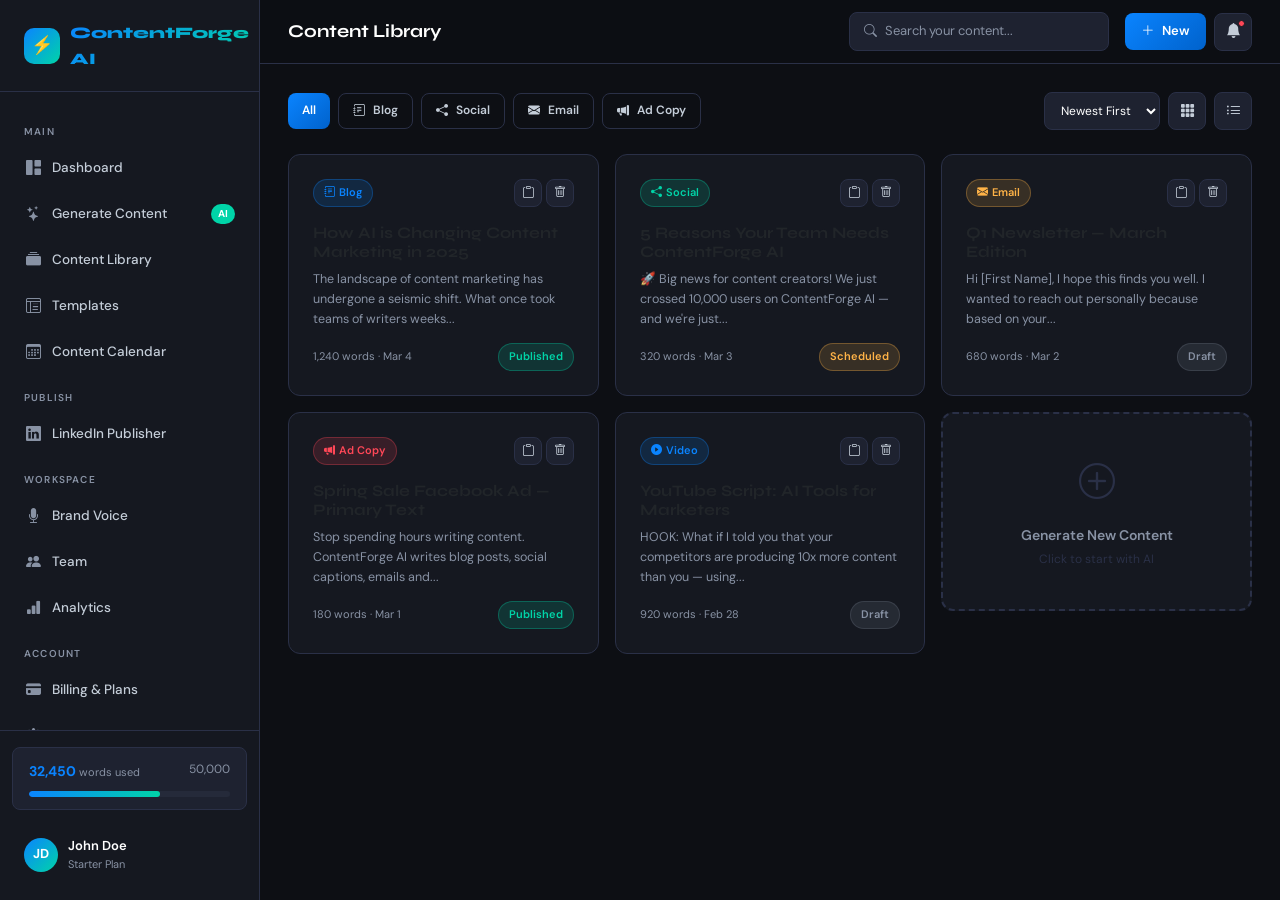
<file: pages/library.html>
<!DOCTYPE html>
<html lang="en">
<head>
<meta charset="UTF-8">
<meta name="viewport" content="width=device-width, initial-scale=1.0">
<title>Content Library — ContentForge AI</title>
<link href="https://cdn.jsdelivr.net/npm/bootstrap@5.3.3/dist/css/bootstrap.min.css" rel="stylesheet">
<link href="https://cdn.jsdelivr.net/npm/bootstrap-icons@1.11.3/font/bootstrap-icons.min.css" rel="stylesheet">
<link href="../css/style.css" rel="stylesheet">
</head>
<body>
<aside class="sidebar" id="sidebar">
  <div class="sidebar-logo"><div class="logo-icon">⚡</div><span class="logo-text">ContentForge AI</span></div>
  <nav class="sidebar-nav">
    <div class="nav-section-label">Main</div>
    <a href="dashboard.html" class="nav-item"><i class="bi bi-grid-1x2-fill"></i> Dashboard</a>
    <a href="generate.html" class="nav-item"><i class="bi bi-stars"></i> Generate Content <span class="nav-badge new">AI</span></a>
    <a href="library.html" class="nav-item active"><i class="bi bi-collection-fill"></i> Content Library</a>
    <a href="templates.html" class="nav-item"><i class="bi bi-layout-text-window-reverse"></i> Templates</a>
    <a href="calendar.html" class="nav-item"><i class="bi bi-calendar3"></i> Content Calendar</a>
    <div class="nav-section-label">Publish</div>
    <a href="linkedin.html" class="nav-item"><i class="bi bi-linkedin"></i> LinkedIn Publisher</a>
    <div class="nav-section-label">Workspace</div>
    <a href="brand-voice.html" class="nav-item"><i class="bi bi-mic-fill"></i> Brand Voice</a>
    <a href="team.html" class="nav-item"><i class="bi bi-people-fill"></i> Team</a>
    <a href="analytics.html" class="nav-item"><i class="bi bi-bar-chart-fill"></i> Analytics</a>
    <div class="nav-section-label">Account</div>
    <a href="billing.html" class="nav-item"><i class="bi bi-credit-card-fill"></i> Billing & Plans</a>
    <a href="settings.html" class="nav-item"><i class="bi bi-gear-fill"></i> Settings</a>
  </nav>
  <div class="sidebar-footer">
    <div class="credit-meter mb-3">
      <div class="credit-numbers"><span class="credit-used">32,450 <small style="font-weight:400;font-size:11px;color:var(--text-muted)">words used</small></span><span class="credit-total">50,000</span></div>
      <div class="progress-custom"><div class="progress-bar" data-width="65"></div></div>
    </div>
    <div class="user-card"><div class="user-avatar">JD</div><div class="user-info"><div class="user-name">John Doe</div><div class="user-plan">Starter Plan</div></div></div>
  </div>
</aside>
<header class="topbar">
  <button id="hamburgerBtn" class="icon-btn d-lg-none" style="border:none;background:transparent;"><i class="bi bi-list" style="font-size:20px;"></i></button>
  <span class="topbar-title">Content Library</span>
  <div class="topbar-search d-none d-md-flex"><i class="bi bi-search" style="color:var(--text-muted);font-size:13px;"></i><input type="text" placeholder="Search your content..."></div>
  <div class="topbar-actions">
    <a href="generate.html" class="btn-primary-custom" style="padding:8px 16px;font-size:13px;"><i class="bi bi-plus-lg"></i> New</a>
    <div class="icon-btn"><i class="bi bi-bell-fill"></i><span class="notif-dot"></span></div>
  </div>
</header>
<main class="main-content">
  <!-- Filters -->
  <div class="d-flex align-items-center gap-3 mb-4 flex-wrap">
    <div class="d-flex gap-2 flex-wrap">
      <button class="btn-primary-custom" style="padding:7px 14px;font-size:12px;">All</button>
      <button class="btn-ghost" style="padding:7px 14px;font-size:12px;"><i class="bi bi-journal-text"></i> Blog</button>
      <button class="btn-ghost" style="padding:7px 14px;font-size:12px;"><i class="bi bi-share-fill"></i> Social</button>
      <button class="btn-ghost" style="padding:7px 14px;font-size:12px;"><i class="bi bi-envelope-fill"></i> Email</button>
      <button class="btn-ghost" style="padding:7px 14px;font-size:12px;"><i class="bi bi-megaphone-fill"></i> Ad Copy</button>
    </div>
    <div class="ms-auto d-flex gap-2">
      <select class="form-control-custom" style="width:auto;padding:7px 12px;font-size:12px;">
        <option>Newest First</option><option>Oldest First</option><option>Most Words</option>
      </select>
      <button class="icon-btn" onclick="showToast('Grid view!')"><i class="bi bi-grid-3x3-gap-fill"></i></button>
      <button class="icon-btn" onclick="showToast('List view!')"><i class="bi bi-list-ul"></i></button>
    </div>
  </div>

  <!-- Content Grid -->
  <div class="row g-3">
    <div class="col-md-6 col-xl-4">
      <div class="card" style="cursor:pointer;" onclick="showToast('Opening content...')">
        <div class="d-flex align-items-start justify-content-between mb-3">
          <span class="badge-custom badge-blue"><i class="bi bi-journal-text me-1"></i>Blog</span>
          <div class="d-flex gap-1">
            <button class="icon-btn" style="width:28px;height:28px;font-size:12px;" onclick="event.stopPropagation();showToast('Copied!')"><i class="bi bi-clipboard"></i></button>
            <button class="icon-btn" style="width:28px;height:28px;font-size:12px;" onclick="event.stopPropagation();showToast('Deleted','error')"><i class="bi bi-trash"></i></button>
          </div>
        </div>
        <h6 style="font-family:'Syne',sans-serif;font-weight:700;margin-bottom:8px;">How AI is Changing Content Marketing in 2025</h6>
        <p style="font-size:12.5px;color:var(--text-muted);line-height:1.6;margin-bottom:14px;">The landscape of content marketing has undergone a seismic shift. What once took teams of writers weeks...</p>
        <div class="d-flex align-items-center justify-content-between">
          <div style="font-size:11px;color:var(--text-muted);">1,240 words · Mar 4</div>
          <span class="badge-custom badge-green">Published</span>
        </div>
      </div>
    </div>
    <div class="col-md-6 col-xl-4">
      <div class="card" style="cursor:pointer;">
        <div class="d-flex align-items-start justify-content-between mb-3">
          <span class="badge-custom badge-green"><i class="bi bi-share-fill me-1"></i>Social</span>
          <div class="d-flex gap-1">
            <button class="icon-btn" style="width:28px;height:28px;font-size:12px;" onclick="event.stopPropagation();showToast('Copied!')"><i class="bi bi-clipboard"></i></button>
            <button class="icon-btn" style="width:28px;height:28px;font-size:12px;" onclick="event.stopPropagation();showToast('Deleted','error')"><i class="bi bi-trash"></i></button>
          </div>
        </div>
        <h6 style="font-family:'Syne',sans-serif;font-weight:700;margin-bottom:8px;">5 Reasons Your Team Needs ContentForge AI</h6>
        <p style="font-size:12.5px;color:var(--text-muted);line-height:1.6;margin-bottom:14px;">🚀 Big news for content creators! We just crossed 10,000 users on ContentForge AI — and we're just...</p>
        <div class="d-flex align-items-center justify-content-between">
          <div style="font-size:11px;color:var(--text-muted);">320 words · Mar 3</div>
          <span class="badge-custom badge-orange">Scheduled</span>
        </div>
      </div>
    </div>
    <div class="col-md-6 col-xl-4">
      <div class="card" style="cursor:pointer;">
        <div class="d-flex align-items-start justify-content-between mb-3">
          <span class="badge-custom badge-orange"><i class="bi bi-envelope-fill me-1"></i>Email</span>
          <div class="d-flex gap-1">
            <button class="icon-btn" style="width:28px;height:28px;font-size:12px;" onclick="event.stopPropagation();showToast('Copied!')"><i class="bi bi-clipboard"></i></button>
            <button class="icon-btn" style="width:28px;height:28px;font-size:12px;" onclick="event.stopPropagation();showToast('Deleted','error')"><i class="bi bi-trash"></i></button>
          </div>
        </div>
        <h6 style="font-family:'Syne',sans-serif;font-weight:700;margin-bottom:8px;">Q1 Newsletter — March Edition</h6>
        <p style="font-size:12.5px;color:var(--text-muted);line-height:1.6;margin-bottom:14px;">Hi [First Name], I hope this finds you well. I wanted to reach out personally because based on your...</p>
        <div class="d-flex align-items-center justify-content-between">
          <div style="font-size:11px;color:var(--text-muted);">680 words · Mar 2</div>
          <span class="badge-custom badge-gray">Draft</span>
        </div>
      </div>
    </div>
    <div class="col-md-6 col-xl-4">
      <div class="card" style="cursor:pointer;">
        <div class="d-flex align-items-start justify-content-between mb-3">
          <span class="badge-custom badge-red"><i class="bi bi-megaphone-fill me-1"></i>Ad Copy</span>
          <div class="d-flex gap-1">
            <button class="icon-btn" style="width:28px;height:28px;font-size:12px;" onclick="event.stopPropagation();showToast('Copied!')"><i class="bi bi-clipboard"></i></button>
            <button class="icon-btn" style="width:28px;height:28px;font-size:12px;" onclick="event.stopPropagation();showToast('Deleted','error')"><i class="bi bi-trash"></i></button>
          </div>
        </div>
        <h6 style="font-family:'Syne',sans-serif;font-weight:700;margin-bottom:8px;">Spring Sale Facebook Ad — Primary Text</h6>
        <p style="font-size:12.5px;color:var(--text-muted);line-height:1.6;margin-bottom:14px;">Stop spending hours writing content. ContentForge AI writes blog posts, social captions, emails and...</p>
        <div class="d-flex align-items-center justify-content-between">
          <div style="font-size:11px;color:var(--text-muted);">180 words · Mar 1</div>
          <span class="badge-custom badge-green">Published</span>
        </div>
      </div>
    </div>
    <div class="col-md-6 col-xl-4">
      <div class="card" style="cursor:pointer;">
        <div class="d-flex align-items-start justify-content-between mb-3">
          <span class="badge-custom badge-blue"><i class="bi bi-play-circle-fill me-1"></i>Video</span>
          <div class="d-flex gap-1">
            <button class="icon-btn" style="width:28px;height:28px;font-size:12px;" onclick="event.stopPropagation();showToast('Copied!')"><i class="bi bi-clipboard"></i></button>
            <button class="icon-btn" style="width:28px;height:28px;font-size:12px;" onclick="event.stopPropagation();showToast('Deleted','error')"><i class="bi bi-trash"></i></button>
          </div>
        </div>
        <h6 style="font-family:'Syne',sans-serif;font-weight:700;margin-bottom:8px;">YouTube Script: AI Tools for Marketers</h6>
        <p style="font-size:12.5px;color:var(--text-muted);line-height:1.6;margin-bottom:14px;">HOOK: What if I told you that your competitors are producing 10x more content than you — using...</p>
        <div class="d-flex align-items-center justify-content-between">
          <div style="font-size:11px;color:var(--text-muted);">920 words · Feb 28</div>
          <span class="badge-custom badge-gray">Draft</span>
        </div>
      </div>
    </div>
    <div class="col-md-6 col-xl-4">
      <div class="card" style="border:2px dashed var(--border);text-align:center;cursor:pointer;padding:40px 20px;" onclick="window.location='generate.html'">
        <i class="bi bi-plus-circle" style="font-size:36px;color:var(--border);margin-bottom:12px;display:block;"></i>
        <div style="font-weight:600;font-size:14px;color:var(--text-muted);">Generate New Content</div>
        <div style="font-size:12px;color:var(--border);margin-top:4px;">Click to start with AI</div>
      </div>
    </div>
  </div>
</main>
<div id="toastContainer" class="toast-container"></div>
<script src="https://cdn.jsdelivr.net/npm/bootstrap@5.3.3/dist/js/bootstrap.bundle.min.js"></script>
<script src="../js/app.js"></script>
</body>
</html>
</file>
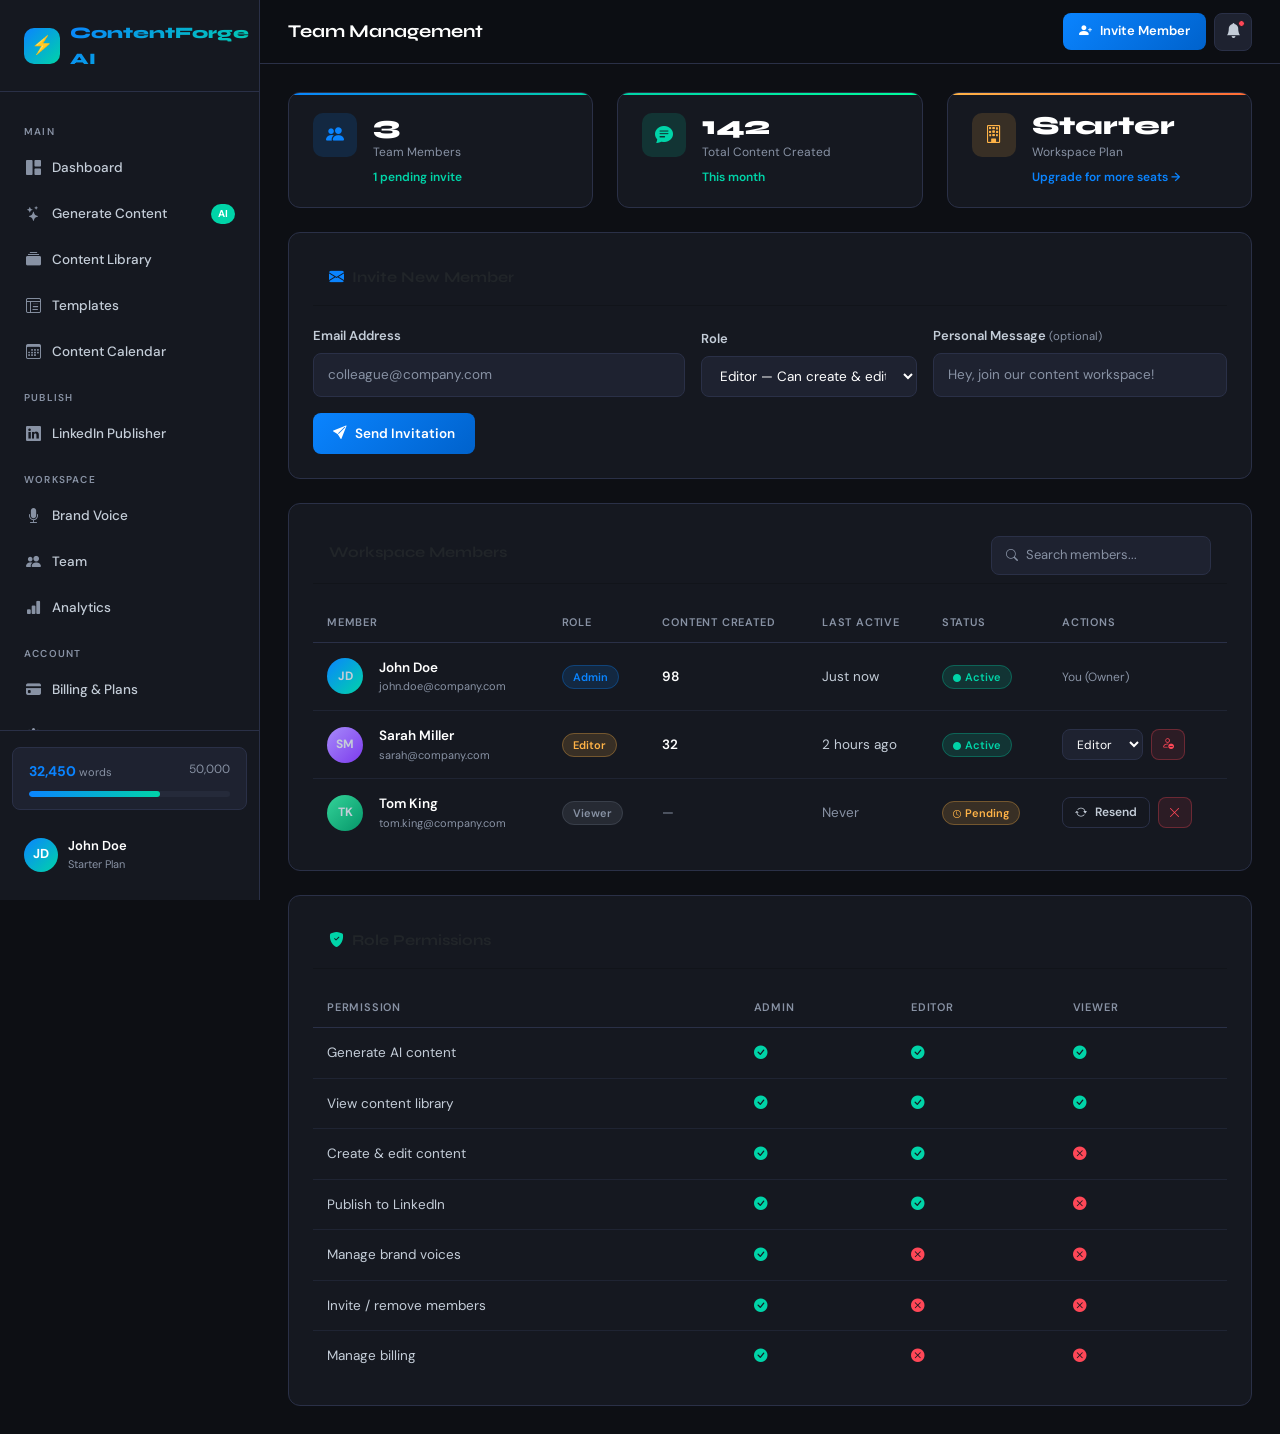
<file: pages/team.html>
<!DOCTYPE html>
<html lang="en">
<head>
<meta charset="UTF-8"><meta name="viewport" content="width=device-width, initial-scale=1.0">
<title>Team — ContentForge AI</title>
<link href="https://cdn.jsdelivr.net/npm/bootstrap@5.3.3/dist/css/bootstrap.min.css" rel="stylesheet">
<link href="https://cdn.jsdelivr.net/npm/bootstrap-icons@1.11.3/font/bootstrap-icons.min.css" rel="stylesheet">
<link href="../css/style.css" rel="stylesheet">
</head>
<body>
<aside class="sidebar" id="sidebar">
  <div class="sidebar-logo"><div class="logo-icon">⚡</div><span class="logo-text">ContentForge AI</span></div>
  <nav class="sidebar-nav">
    <div class="nav-section-label">Main</div>
    <a href="dashboard.html" class="nav-item"><i class="bi bi-grid-1x2-fill"></i> Dashboard</a>
    <a href="generate.html" class="nav-item"><i class="bi bi-stars"></i> Generate Content <span class="nav-badge new">AI</span></a>
    <a href="library.html" class="nav-item"><i class="bi bi-collection-fill"></i> Content Library</a>
    <a href="templates.html" class="nav-item"><i class="bi bi-layout-text-window-reverse"></i> Templates</a>
    <a href="calendar.html" class="nav-item"><i class="bi bi-calendar3"></i> Content Calendar</a>
    <div class="nav-section-label">Publish</div>
    <a href="linkedin.html" class="nav-item"><i class="bi bi-linkedin"></i> LinkedIn Publisher</a>
    <div class="nav-section-label">Workspace</div>
    <a href="brand-voice.html" class="nav-item"><i class="bi bi-mic-fill"></i> Brand Voice</a>
    <a href="team.html" class="nav-item active"><i class="bi bi-people-fill"></i> Team</a>
    <a href="analytics.html" class="nav-item"><i class="bi bi-bar-chart-fill"></i> Analytics</a>
    <div class="nav-section-label">Account</div>
    <a href="billing.html" class="nav-item"><i class="bi bi-credit-card-fill"></i> Billing & Plans</a>
    <a href="settings.html" class="nav-item"><i class="bi bi-gear-fill"></i> Settings</a>
  </nav>
  <div class="sidebar-footer">
    <div class="credit-meter mb-3"><div class="credit-numbers"><span class="credit-used">32,450 <small style="font-weight:400;font-size:11px;color:var(--text-muted)">words</small></span><span class="credit-total">50,000</span></div><div class="progress-custom"><div class="progress-bar" data-width="65"></div></div></div>
    <div class="user-card"><div class="user-avatar">JD</div><div class="user-info"><div class="user-name">John Doe</div><div class="user-plan">Starter Plan</div></div></div>
  </div>
</aside>

<header class="topbar">
  <button id="hamburgerBtn" class="icon-btn d-lg-none" style="border:none;background:transparent;"><i class="bi bi-list" style="font-size:20px;"></i></button>
  <span class="topbar-title">Team Management</span>
  <div class="topbar-actions">
    <button class="btn-primary-custom" style="padding:8px 16px;font-size:13px;" onclick="document.getElementById('inviteModal').style.display='flex'"><i class="bi bi-person-plus-fill"></i> Invite Member</button>
    <div class="icon-btn"><i class="bi bi-bell-fill"></i><span class="notif-dot"></span></div>
  </div>
</header>

<main class="main-content">

  <!-- Workspace Info -->
  <div class="row g-4 mb-4">
    <div class="col-md-4">
      <div class="stat-card blue">
        <div class="stat-icon blue"><i class="bi bi-people-fill"></i></div>
        <div><div class="stat-value">3</div><div class="stat-label">Team Members</div><div class="stat-change">1 pending invite</div></div>
      </div>
    </div>
    <div class="col-md-4">
      <div class="stat-card green">
        <div class="stat-icon green"><i class="bi bi-chat-text-fill"></i></div>
        <div><div class="stat-value">142</div><div class="stat-label">Total Content Created</div><div class="stat-change">This month</div></div>
      </div>
    </div>
    <div class="col-md-4">
      <div class="stat-card orange">
        <div class="stat-icon orange"><i class="bi bi-building"></i></div>
        <div><div class="stat-value">Starter</div><div class="stat-label">Workspace Plan</div><div class="stat-change"><a href="billing.html" style="color:var(--primary);">Upgrade for more seats →</a></div></div>
      </div>
    </div>
  </div>

  <!-- Invite Bar -->
  <div class="card mb-4">
    <div class="card-header"><div class="card-title"><i class="bi bi-envelope-fill text-primary me-2"></i>Invite New Member</div></div>
    <div class="row g-3 align-items-end">
      <div class="col-md-5"><label class="form-label-custom">Email Address</label><input type="email" class="form-control-custom" placeholder="colleague@company.com"></div>
      <div class="col-md-3"><label class="form-label-custom">Role</label>
        <select class="form-control-custom">
          <option>Editor — Can create & edit</option>
          <option>Viewer — Read only</option>
          <option>Admin — Full access</option>
        </select>
      </div>
      <div class="col-md-4">
        <label class="form-label-custom">Personal Message <small style="color:var(--text-muted);font-weight:400;">(optional)</small></label>
        <input type="text" class="form-control-custom" placeholder="Hey, join our content workspace!">
      </div>
      <div class="col-12">
        <button class="btn-primary-custom" onclick="showToast('Invitation sent successfully!')"><i class="bi bi-send-fill"></i> Send Invitation</button>
      </div>
    </div>
  </div>

  <!-- Members Table -->
  <div class="card">
    <div class="card-header">
      <div class="card-title">Workspace Members</div>
      <div class="topbar-search" style="width:220px;">
        <i class="bi bi-search" style="color:var(--text-muted);font-size:12px;"></i>
        <input type="text" placeholder="Search members..." style="background:none;border:none;outline:none;color:var(--white);font-size:13px;width:100%;font-family:'DM Sans',sans-serif;">
      </div>
    </div>
    <div class="table-responsive">
      <table class="table-custom">
        <thead>
          <tr><th>Member</th><th>Role</th><th>Content Created</th><th>Last Active</th><th>Status</th><th>Actions</th></tr>
        </thead>
        <tbody>
          <tr>
            <td>
              <div class="d-flex align-items-center gap-3">
                <div class="user-avatar" style="width:36px;height:36px;font-size:12px;">JD</div>
                <div><div style="font-weight:600;color:var(--white);font-size:13.5px;">John Doe</div><div style="font-size:11px;color:var(--text-muted);">john.doe@company.com</div></div>
              </div>
            </td>
            <td><span class="badge-custom badge-blue">Admin</span></td>
            <td style="font-weight:600;color:var(--white);">98</td>
            <td>Just now</td>
            <td><span class="badge-custom badge-green"><i class="bi bi-circle-fill me-1" style="font-size:8px;"></i>Active</span></td>
            <td><span style="font-size:12px;color:var(--text-muted);">You (Owner)</span></td>
          </tr>
          <tr>
            <td>
              <div class="d-flex align-items-center gap-3">
                <div class="user-avatar" style="width:36px;height:36px;font-size:12px;background:linear-gradient(135deg,#A78BFA,#7C3AED);">SM</div>
                <div><div style="font-weight:600;color:var(--white);font-size:13.5px;">Sarah Miller</div><div style="font-size:11px;color:var(--text-muted);">sarah@company.com</div></div>
              </div>
            </td>
            <td><span class="badge-custom badge-orange">Editor</span></td>
            <td style="font-weight:600;color:var(--white);">32</td>
            <td>2 hours ago</td>
            <td><span class="badge-custom badge-green"><i class="bi bi-circle-fill me-1" style="font-size:8px;"></i>Active</span></td>
            <td>
              <div class="d-flex gap-2">
                <select class="form-control-custom" style="width:auto;padding:5px 10px;font-size:12px;" onchange="showToast('Role updated!')">
                  <option>Editor</option><option>Admin</option><option>Viewer</option>
                </select>
                <button class="btn-danger-custom" style="padding:5px 10px;font-size:12px;" onclick="showToast('Member removed','error')"><i class="bi bi-person-dash"></i></button>
              </div>
            </td>
          </tr>
          <tr>
            <td>
              <div class="d-flex align-items-center gap-3">
                <div class="user-avatar" style="width:36px;height:36px;font-size:12px;background:linear-gradient(135deg,#34D399,#059669);">TK</div>
                <div><div style="font-weight:600;color:var(--white);font-size:13.5px;">Tom King</div><div style="font-size:11px;color:var(--text-muted);">tom.king@company.com</div></div>
              </div>
            </td>
            <td><span class="badge-custom badge-gray">Viewer</span></td>
            <td style="color:var(--text-muted);">—</td>
            <td style="color:var(--text-muted);">Never</td>
            <td><span class="badge-custom badge-orange"><i class="bi bi-clock me-1" style="font-size:8px;"></i>Pending</span></td>
            <td>
              <div class="d-flex gap-2">
                <button class="btn-ghost" style="padding:5px 12px;font-size:12px;" onclick="showToast('Invite resent!')"><i class="bi bi-arrow-repeat"></i> Resend</button>
                <button class="btn-danger-custom" style="padding:5px 10px;font-size:12px;" onclick="showToast('Invite revoked','error')"><i class="bi bi-x-lg"></i></button>
              </div>
            </td>
          </tr>
        </tbody>
      </table>
    </div>
  </div>

  <!-- Role Permissions -->
  <div class="card mt-4">
    <div class="card-header"><div class="card-title"><i class="bi bi-shield-fill-check text-accent me-2"></i>Role Permissions</div></div>
    <div class="table-responsive">
      <table class="table-custom">
        <thead><tr><th>Permission</th><th>Admin</th><th>Editor</th><th>Viewer</th></tr></thead>
        <tbody>
          <tr><td>Generate AI content</td><td><i class="bi bi-check-circle-fill text-accent"></i></td><td><i class="bi bi-check-circle-fill text-accent"></i></td><td><i class="bi bi-check-circle-fill text-accent"></i></td></tr>
          <tr><td>View content library</td><td><i class="bi bi-check-circle-fill text-accent"></i></td><td><i class="bi bi-check-circle-fill text-accent"></i></td><td><i class="bi bi-check-circle-fill text-accent"></i></td></tr>
          <tr><td>Create & edit content</td><td><i class="bi bi-check-circle-fill text-accent"></i></td><td><i class="bi bi-check-circle-fill text-accent"></i></td><td><i class="bi bi-x-circle-fill text-danger-custom"></i></td></tr>
          <tr><td>Publish to LinkedIn</td><td><i class="bi bi-check-circle-fill text-accent"></i></td><td><i class="bi bi-check-circle-fill text-accent"></i></td><td><i class="bi bi-x-circle-fill text-danger-custom"></i></td></tr>
          <tr><td>Manage brand voices</td><td><i class="bi bi-check-circle-fill text-accent"></i></td><td><i class="bi bi-x-circle-fill text-danger-custom"></i></td><td><i class="bi bi-x-circle-fill text-danger-custom"></i></td></tr>
          <tr><td>Invite / remove members</td><td><i class="bi bi-check-circle-fill text-accent"></i></td><td><i class="bi bi-x-circle-fill text-danger-custom"></i></td><td><i class="bi bi-x-circle-fill text-danger-custom"></i></td></tr>
          <tr><td>Manage billing</td><td><i class="bi bi-check-circle-fill text-accent"></i></td><td><i class="bi bi-x-circle-fill text-danger-custom"></i></td><td><i class="bi bi-x-circle-fill text-danger-custom"></i></td></tr>
        </tbody>
      </table>
    </div>
  </div>
</main>

<div id="toastContainer" class="toast-container"></div>
<script src="https://cdn.jsdelivr.net/npm/bootstrap@5.3.3/dist/js/bootstrap.bundle.min.js"></script>
<script src="../js/app.js"></script>
</body>
</html>
</file>
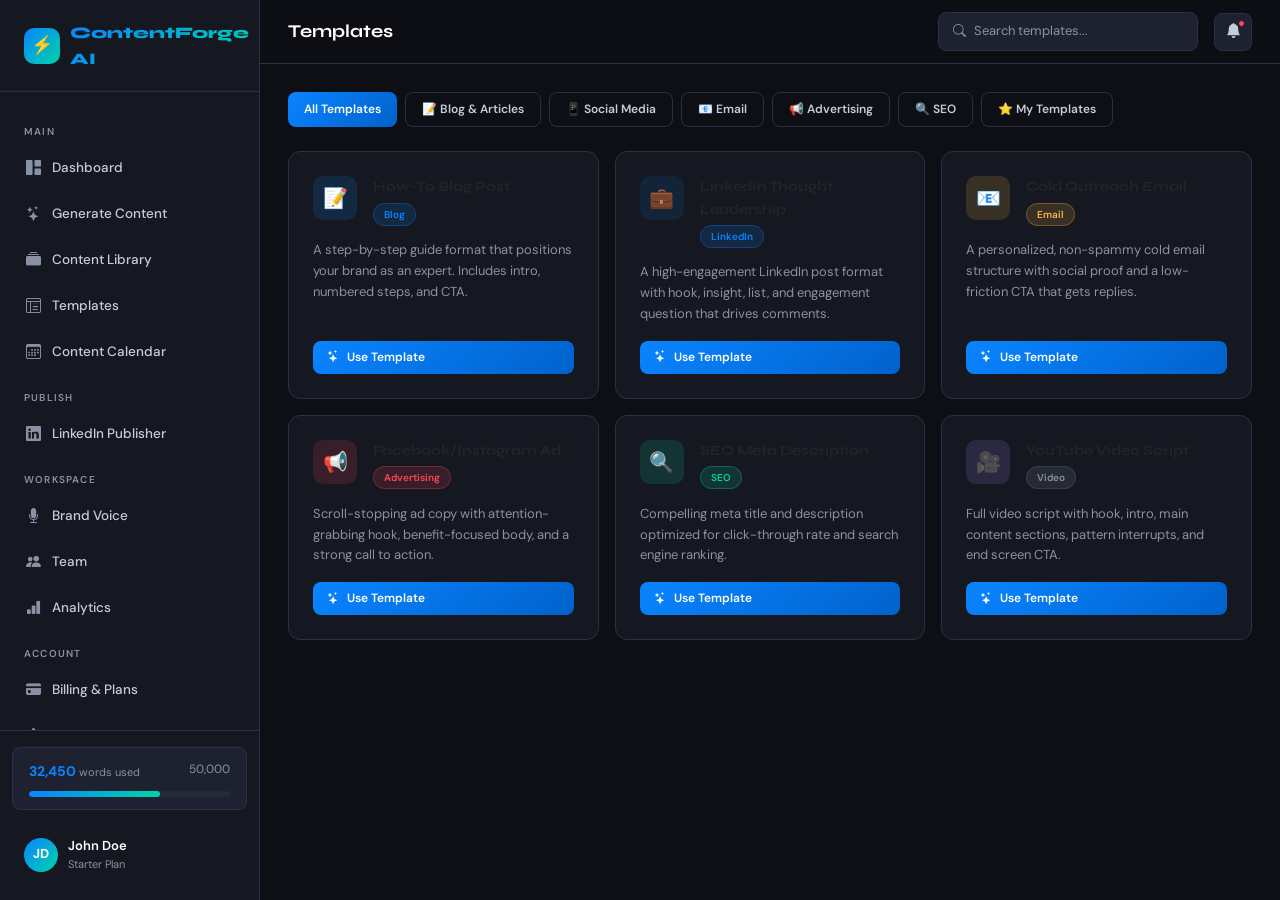
<file: pages/templates.html>
<!DOCTYPE html>
<html lang="en">
<head>
<meta charset="UTF-8"><meta name="viewport" content="width=device-width, initial-scale=1.0">
<title>Templates — ContentForge AI</title>
<link href="https://cdn.jsdelivr.net/npm/bootstrap@5.3.3/dist/css/bootstrap.min.css" rel="stylesheet">
<link href="https://cdn.jsdelivr.net/npm/bootstrap-icons@1.11.3/font/bootstrap-icons.min.css" rel="stylesheet">
<link href="../css/style.css" rel="stylesheet">
</head>
<body>
<aside class="sidebar" id="sidebar">
  <div class="sidebar-logo"><div class="logo-icon">⚡</div><span class="logo-text">ContentForge AI</span></div>
  <nav class="sidebar-nav">
    <div class="nav-section-label">Main</div>
    <a href="dashboard.html" class="nav-item"><i class="bi bi-grid-1x2-fill"></i> Dashboard</a>
    <a href="generate.html" class="nav-item"><i class="bi bi-stars"></i> Generate Content</a>
    <a href="library.html" class="nav-item"><i class="bi bi-collection-fill"></i> Content Library</a>
    <a href="templates.html" class="nav-item active"><i class="bi bi-layout-text-window-reverse"></i> Templates</a>
    <a href="calendar.html" class="nav-item"><i class="bi bi-calendar3"></i> Content Calendar</a>
    <div class="nav-section-label">Publish</div>
    <a href="linkedin.html" class="nav-item"><i class="bi bi-linkedin"></i> LinkedIn Publisher</a>
    <div class="nav-section-label">Workspace</div>
    <a href="brand-voice.html" class="nav-item"><i class="bi bi-mic-fill"></i> Brand Voice</a>
    <a href="team.html" class="nav-item"><i class="bi bi-people-fill"></i> Team</a>
    <a href="analytics.html" class="nav-item"><i class="bi bi-bar-chart-fill"></i> Analytics</a>
    <div class="nav-section-label">Account</div>
    <a href="billing.html" class="nav-item"><i class="bi bi-credit-card-fill"></i> Billing & Plans</a>
    <a href="settings.html" class="nav-item"><i class="bi bi-gear-fill"></i> Settings</a>
  </nav>
  <div class="sidebar-footer">
    <div class="credit-meter mb-3"><div class="credit-numbers"><span class="credit-used">32,450 <small style="font-weight:400;font-size:11px;color:var(--text-muted)">words used</small></span><span class="credit-total">50,000</span></div><div class="progress-custom"><div class="progress-bar" data-width="65"></div></div></div>
    <div class="user-card"><div class="user-avatar">JD</div><div class="user-info"><div class="user-name">John Doe</div><div class="user-plan">Starter Plan</div></div></div>
  </div>
</aside>
<header class="topbar">
  <button id="hamburgerBtn" class="icon-btn d-lg-none" style="border:none;background:transparent;"><i class="bi bi-list" style="font-size:20px;"></i></button>
  <span class="topbar-title">Templates</span>
  <div class="topbar-search d-none d-md-flex"><i class="bi bi-search" style="color:var(--text-muted);font-size:13px;"></i><input type="text" placeholder="Search templates..."></div>
  <div class="topbar-actions"><div class="icon-btn"><i class="bi bi-bell-fill"></i><span class="notif-dot"></span></div></div>
</header>
<main class="main-content">
  <!-- Category Filter -->
  <div class="d-flex gap-2 mb-4 flex-wrap">
    <button class="btn-primary-custom" style="padding:7px 16px;font-size:12px;">All Templates</button>
    <button class="btn-ghost" style="padding:7px 16px;font-size:12px;">📝 Blog & Articles</button>
    <button class="btn-ghost" style="padding:7px 16px;font-size:12px;">📱 Social Media</button>
    <button class="btn-ghost" style="padding:7px 16px;font-size:12px;">📧 Email</button>
    <button class="btn-ghost" style="padding:7px 16px;font-size:12px;">📢 Advertising</button>
    <button class="btn-ghost" style="padding:7px 16px;font-size:12px;">🔍 SEO</button>
    <button class="btn-ghost" style="padding:7px 16px;font-size:12px;">⭐ My Templates</button>
  </div>
  <div class="row g-3">
    <!-- Template Cards -->
    <div class="col-md-6 col-lg-4" onclick="window.location='generate.html'" style="cursor:pointer;">
      <div class="card h-100" style="transition:all .2s;" onmouseover="this.style.borderColor='var(--primary)'" onmouseout="this.style.borderColor='var(--border)'">
        <div class="d-flex align-items-start gap-3 mb-3">
          <div style="width:44px;height:44px;background:rgba(10,132,255,0.15);border-radius:10px;display:flex;align-items:center;justify-content:center;font-size:20px;flex-shrink:0;">📝</div>
          <div><div style="font-weight:700;font-family:'Syne',sans-serif;margin-bottom:3px;">How-To Blog Post</div><span class="badge-custom badge-blue" style="font-size:10px;">Blog</span></div>
        </div>
        <p style="font-size:13px;color:var(--text-muted);line-height:1.6;">A step-by-step guide format that positions your brand as an expert. Includes intro, numbered steps, and CTA.</p>
        <button class="btn-primary-custom mt-auto" style="font-size:12px;padding:7px 14px;" onclick="event.stopPropagation();window.location='generate.html'"><i class="bi bi-stars"></i> Use Template</button>
      </div>
    </div>
    <div class="col-md-6 col-lg-4" style="cursor:pointer;">
      <div class="card h-100" onmouseover="this.style.borderColor='var(--primary)'" onmouseout="this.style.borderColor='var(--border)'">
        <div class="d-flex align-items-start gap-3 mb-3">
          <div style="width:44px;height:44px;background:rgba(10,102,194,0.15);border-radius:10px;display:flex;align-items:center;justify-content:center;font-size:20px;flex-shrink:0;">💼</div>
          <div><div style="font-weight:700;font-family:'Syne',sans-serif;margin-bottom:3px;">LinkedIn Thought Leadership</div><span class="badge-custom badge-blue" style="font-size:10px;">LinkedIn</span></div>
        </div>
        <p style="font-size:13px;color:var(--text-muted);line-height:1.6;">A high-engagement LinkedIn post format with hook, insight, list, and engagement question that drives comments.</p>
        <button class="btn-primary-custom mt-auto" style="font-size:12px;padding:7px 14px;" onclick="window.location='generate.html'"><i class="bi bi-stars"></i> Use Template</button>
      </div>
    </div>
    <div class="col-md-6 col-lg-4" style="cursor:pointer;">
      <div class="card h-100" onmouseover="this.style.borderColor='var(--primary)'" onmouseout="this.style.borderColor='var(--border)'">
        <div class="d-flex align-items-start gap-3 mb-3">
          <div style="width:44px;height:44px;background:rgba(255,179,71,0.15);border-radius:10px;display:flex;align-items:center;justify-content:center;font-size:20px;flex-shrink:0;">📧</div>
          <div><div style="font-weight:700;font-family:'Syne',sans-serif;margin-bottom:3px;">Cold Outreach Email</div><span class="badge-custom badge-orange" style="font-size:10px;">Email</span></div>
        </div>
        <p style="font-size:13px;color:var(--text-muted);line-height:1.6;">A personalized, non-spammy cold email structure with social proof and a low-friction CTA that gets replies.</p>
        <button class="btn-primary-custom mt-auto" style="font-size:12px;padding:7px 14px;" onclick="window.location='generate.html'"><i class="bi bi-stars"></i> Use Template</button>
      </div>
    </div>
    <div class="col-md-6 col-lg-4" style="cursor:pointer;">
      <div class="card h-100" onmouseover="this.style.borderColor='var(--primary)'" onmouseout="this.style.borderColor='var(--border)'">
        <div class="d-flex align-items-start gap-3 mb-3">
          <div style="width:44px;height:44px;background:rgba(255,71,87,0.15);border-radius:10px;display:flex;align-items:center;justify-content:center;font-size:20px;flex-shrink:0;">📢</div>
          <div><div style="font-weight:700;font-family:'Syne',sans-serif;margin-bottom:3px;">Facebook/Instagram Ad</div><span class="badge-custom badge-red" style="font-size:10px;">Advertising</span></div>
        </div>
        <p style="font-size:13px;color:var(--text-muted);line-height:1.6;">Scroll-stopping ad copy with attention-grabbing hook, benefit-focused body, and a strong call to action.</p>
        <button class="btn-primary-custom mt-auto" style="font-size:12px;padding:7px 14px;" onclick="window.location='generate.html'"><i class="bi bi-stars"></i> Use Template</button>
      </div>
    </div>
    <div class="col-md-6 col-lg-4" style="cursor:pointer;">
      <div class="card h-100" onmouseover="this.style.borderColor='var(--primary)'" onmouseout="this.style.borderColor='var(--border)'">
        <div class="d-flex align-items-start gap-3 mb-3">
          <div style="width:44px;height:44px;background:rgba(0,212,168,0.15);border-radius:10px;display:flex;align-items:center;justify-content:center;font-size:20px;flex-shrink:0;">🔍</div>
          <div><div style="font-weight:700;font-family:'Syne',sans-serif;margin-bottom:3px;">SEO Meta Description</div><span class="badge-custom badge-green" style="font-size:10px;">SEO</span></div>
        </div>
        <p style="font-size:13px;color:var(--text-muted);line-height:1.6;">Compelling meta title and description optimized for click-through rate and search engine ranking.</p>
        <button class="btn-primary-custom mt-auto" style="font-size:12px;padding:7px 14px;" onclick="window.location='generate.html'"><i class="bi bi-stars"></i> Use Template</button>
      </div>
    </div>
    <div class="col-md-6 col-lg-4" style="cursor:pointer;">
      <div class="card h-100" onmouseover="this.style.borderColor='var(--primary)'" onmouseout="this.style.borderColor='var(--border)'">
        <div class="d-flex align-items-start gap-3 mb-3">
          <div style="width:44px;height:44px;background:rgba(167,139,250,0.15);border-radius:10px;display:flex;align-items:center;justify-content:center;font-size:20px;flex-shrink:0;">🎥</div>
          <div><div style="font-weight:700;font-family:'Syne',sans-serif;margin-bottom:3px;">YouTube Video Script</div><span class="badge-custom badge-gray" style="font-size:10px;">Video</span></div>
        </div>
        <p style="font-size:13px;color:var(--text-muted);line-height:1.6;">Full video script with hook, intro, main content sections, pattern interrupts, and end screen CTA.</p>
        <button class="btn-primary-custom mt-auto" style="font-size:12px;padding:7px 14px;" onclick="window.location='generate.html'"><i class="bi bi-stars"></i> Use Template</button>
      </div>
    </div>
  </div>
</main>
<div id="toastContainer" class="toast-container"></div>
<script src="https://cdn.jsdelivr.net/npm/bootstrap@5.3.3/dist/js/bootstrap.bundle.min.js"></script>
<script src="../js/app.js"></script>
</body>
</html>
</file>
<file: css/style.css>
@import url('https://fonts.googleapis.com/css2?family=Syne:wght@400;600;700;800&family=DM+Sans:wght@300;400;500;600&display=swap');

:root {
  --primary: #0A84FF;
  --primary-dark: #0062CC;
  --primary-light: #E8F3FF;
  --accent: #00D4A8;
  --accent-dark: #00A882;
  --dark: #0D0F14;
  --dark-2: #151820;
  --dark-3: #1E2230;
  --dark-4: #252A3A;
  --border: #2A3047;
  --text-muted: #8892A4;
  --text-light: #C4CDD8;
  --white: #FFFFFF;
  --danger: #FF4757;
  --warning: #FFB347;
  --success: #00D4A8;
  --sidebar-width: 260px;
  --topbar-height: 64px;
  --radius: 12px;
  --radius-sm: 8px;
  --shadow: 0 4px 24px rgba(0,0,0,0.3);
  --shadow-sm: 0 2px 12px rgba(0,0,0,0.2);
  --transition: all 0.25s cubic-bezier(0.4, 0, 0.2, 1);
}

* { box-sizing: border-box; margin: 0; padding: 0; }

body {
  font-family: 'DM Sans', sans-serif;
  background: var(--dark);
  color: var(--white);
  font-size: 14px;
  line-height: 1.6;
  overflow-x: hidden;
}

h1, h2, h3, h4, h5, h6 {
  font-family: 'Syne', sans-serif;
  font-weight: 700;
  line-height: 1.2;
}

a { text-decoration: none; color: inherit; }

/* ========== SCROLLBAR ========== */
::-webkit-scrollbar { width: 6px; height: 6px; }
::-webkit-scrollbar-track { background: var(--dark-2); }
::-webkit-scrollbar-thumb { background: var(--border); border-radius: 3px; }
::-webkit-scrollbar-thumb:hover { background: var(--primary); }

/* ========== SIDEBAR ========== */
.sidebar {
  position: fixed;
  top: 0; left: 0;
  width: var(--sidebar-width);
  height: 100vh;
  background: var(--dark-2);
  border-right: 1px solid var(--border);
  display: flex;
  flex-direction: column;
  z-index: 1000;
  transition: var(--transition);
  overflow: hidden;
}

.sidebar-logo {
  padding: 20px 24px;
  border-bottom: 1px solid var(--border);
  display: flex;
  align-items: center;
  gap: 10px;
  min-height: var(--topbar-height);
}

.logo-icon {
  width: 36px; height: 36px;
  background: linear-gradient(135deg, var(--primary), var(--accent));
  border-radius: 10px;
  display: flex;
  align-items: center;
  justify-content: center;
  font-size: 18px;
  flex-shrink: 0;
}

.logo-text {
  font-family: 'Syne', sans-serif;
  font-weight: 800;
  font-size: 16px;
  background: linear-gradient(135deg, var(--primary), var(--accent));
  -webkit-background-clip: text;
  -webkit-text-fill-color: transparent;
  background-clip: text;
}

.sidebar-nav {
  flex: 1;
  padding: 16px 12px;
  overflow-y: auto;
}

.nav-section-label {
  font-size: 10px;
  font-weight: 600;
  text-transform: uppercase;
  letter-spacing: 1.2px;
  color: var(--text-muted);
  padding: 8px 12px 6px;
  margin-top: 8px;
}

.nav-item {
  display: flex;
  align-items: center;
  gap: 10px;
  padding: 10px 12px;
  border-radius: var(--radius-sm);
  color: var(--text-light);
  font-weight: 500;
  font-size: 13.5px;
  cursor: pointer;
  transition: var(--transition);
  margin-bottom: 2px;
  position: relative;
}

.nav-item:hover {
  background: var(--dark-3);
  color: var(--white);
}

.nav-item.active {
  background: linear-gradient(135deg, rgba(10,132,255,0.15), rgba(0,212,168,0.08));
  color: var(--primary);
  border: 1px solid rgba(10,132,255,0.2);
}

.nav-item.active i { color: var(--primary); }

.nav-item i {
  width: 18px;
  text-align: center;
  font-size: 15px;
  color: var(--text-muted);
  transition: var(--transition);
}

.nav-item:hover i { color: var(--white); }

.nav-badge {
  margin-left: auto;
  background: var(--primary);
  color: white;
  font-size: 10px;
  font-weight: 700;
  padding: 2px 7px;
  border-radius: 20px;
}

.nav-badge.new { background: var(--accent); }

.sidebar-footer {
  padding: 16px 12px;
  border-top: 1px solid var(--border);
}

.user-card {
  display: flex;
  align-items: center;
  gap: 10px;
  padding: 10px 12px;
  border-radius: var(--radius-sm);
  cursor: pointer;
  transition: var(--transition);
}

.user-card:hover { background: var(--dark-3); }

.user-avatar {
  width: 34px; height: 34px;
  border-radius: 50%;
  background: linear-gradient(135deg, var(--primary), var(--accent));
  display: flex;
  align-items: center;
  justify-content: center;
  font-weight: 700;
  font-size: 13px;
  flex-shrink: 0;
}

.user-info .user-name { font-weight: 600; font-size: 13px; }
.user-info .user-plan { font-size: 11px; color: var(--text-muted); }

/* ========== TOPBAR ========== */
.topbar {
  position: fixed;
  top: 0;
  left: var(--sidebar-width);
  right: 0;
  height: var(--topbar-height);
  background: rgba(13,15,20,0.95);
  backdrop-filter: blur(12px);
  border-bottom: 1px solid var(--border);
  display: flex;
  align-items: center;
  padding: 0 28px;
  z-index: 999;
  gap: 16px;
}

.topbar-title {
  font-family: 'Syne', sans-serif;
  font-weight: 700;
  font-size: 18px;
  flex: 1;
}

.topbar-search {
  display: flex;
  align-items: center;
  gap: 8px;
  background: var(--dark-3);
  border: 1px solid var(--border);
  border-radius: var(--radius-sm);
  padding: 8px 14px;
  width: 260px;
  transition: var(--transition);
}

.topbar-search:focus-within {
  border-color: var(--primary);
  box-shadow: 0 0 0 3px rgba(10,132,255,0.15);
}

.topbar-search input {
  background: none;
  border: none;
  outline: none;
  color: var(--white);
  font-size: 13px;
  font-family: 'DM Sans', sans-serif;
  width: 100%;
}

.topbar-search input::placeholder { color: var(--text-muted); }

.topbar-actions {
  display: flex;
  align-items: center;
  gap: 8px;
}

.icon-btn {
  width: 38px; height: 38px;
  border-radius: var(--radius-sm);
  border: 1px solid var(--border);
  background: var(--dark-3);
  color: var(--text-light);
  display: flex;
  align-items: center;
  justify-content: center;
  cursor: pointer;
  transition: var(--transition);
  font-size: 15px;
  position: relative;
}

.icon-btn:hover { border-color: var(--primary); color: var(--primary); }

.notif-dot {
  position: absolute;
  top: 6px; right: 6px;
  width: 7px; height: 7px;
  background: var(--danger);
  border-radius: 50%;
  border: 1px solid var(--dark-2);
}

/* ========== MAIN CONTENT ========== */
.main-content {
  margin-left: var(--sidebar-width);
  margin-top: var(--topbar-height);
  padding: 28px;
  min-height: calc(100vh - var(--topbar-height));
}

/* ========== CARDS ========== */
.card {
  background: var(--dark-2);
  border: 1px solid var(--border);
  border-radius: var(--radius);
  padding: 24px;
  transition: var(--transition);
}

.card:hover { border-color: rgba(10,132,255,0.3); }

.card-header {
  display: flex;
  align-items: center;
  justify-content: space-between;
  margin-bottom: 20px;
}

.card-title {
  font-family: 'Syne', sans-serif;
  font-size: 15px;
  font-weight: 700;
}

/* ========== STAT CARDS ========== */
.stat-card {
  background: var(--dark-2);
  border: 1px solid var(--border);
  border-radius: var(--radius);
  padding: 20px 24px;
  display: flex;
  align-items: flex-start;
  gap: 16px;
  transition: var(--transition);
  position: relative;
  overflow: hidden;
}

.stat-card::before {
  content: '';
  position: absolute;
  top: 0; left: 0; right: 0;
  height: 2px;
}

.stat-card.blue::before { background: linear-gradient(90deg, var(--primary), var(--accent)); }
.stat-card.green::before { background: linear-gradient(90deg, var(--accent), #00FF9D); }
.stat-card.orange::before { background: linear-gradient(90deg, var(--warning), #FF6B35); }
.stat-card.red::before { background: linear-gradient(90deg, var(--danger), #FF6B9D); }

.stat-card:hover { border-color: rgba(10,132,255,0.3); transform: translateY(-2px); }

.stat-icon {
  width: 44px; height: 44px;
  border-radius: 10px;
  display: flex;
  align-items: center;
  justify-content: center;
  font-size: 18px;
  flex-shrink: 0;
}

.stat-icon.blue { background: rgba(10,132,255,0.15); color: var(--primary); }
.stat-icon.green { background: rgba(0,212,168,0.15); color: var(--accent); }
.stat-icon.orange { background: rgba(255,179,71,0.15); color: var(--warning); }
.stat-icon.red { background: rgba(255,71,87,0.15); color: var(--danger); }

.stat-value { font-family: 'Syne', sans-serif; font-size: 26px; font-weight: 800; line-height: 1; }
.stat-label { color: var(--text-muted); font-size: 12px; margin-top: 4px; }
.stat-change { font-size: 12px; color: var(--accent); font-weight: 600; margin-top: 6px; }
.stat-change.negative { color: var(--danger); }

/* ========== BUTTONS ========== */
.btn-primary-custom {
  background: linear-gradient(135deg, var(--primary), var(--primary-dark));
  border: none;
  color: white;
  padding: 10px 20px;
  border-radius: var(--radius-sm);
  font-family: 'DM Sans', sans-serif;
  font-weight: 600;
  font-size: 13.5px;
  cursor: pointer;
  transition: var(--transition);
  display: inline-flex;
  align-items: center;
  gap: 8px;
}

.btn-primary-custom:hover {
  transform: translateY(-1px);
  box-shadow: 0 8px 20px rgba(10,132,255,0.35);
}

.btn-accent {
  background: linear-gradient(135deg, var(--accent), var(--accent-dark));
  border: none;
  color: white;
  padding: 10px 20px;
  border-radius: var(--radius-sm);
  font-family: 'DM Sans', sans-serif;
  font-weight: 600;
  font-size: 13.5px;
  cursor: pointer;
  transition: var(--transition);
  display: inline-flex;
  align-items: center;
  gap: 8px;
}

.btn-accent:hover { transform: translateY(-1px); box-shadow: 0 8px 20px rgba(0,212,168,0.35); }

.btn-ghost {
  background: transparent;
  border: 1px solid var(--border);
  color: var(--text-light);
  padding: 10px 20px;
  border-radius: var(--radius-sm);
  font-family: 'DM Sans', sans-serif;
  font-weight: 600;
  font-size: 13.5px;
  cursor: pointer;
  transition: var(--transition);
  display: inline-flex;
  align-items: center;
  gap: 8px;
}

.btn-ghost:hover { border-color: var(--primary); color: var(--primary); }

.btn-danger-custom {
  background: rgba(255,71,87,0.1);
  border: 1px solid rgba(255,71,87,0.3);
  color: var(--danger);
  padding: 10px 20px;
  border-radius: var(--radius-sm);
  font-family: 'DM Sans', sans-serif;
  font-weight: 600;
  font-size: 13.5px;
  cursor: pointer;
  transition: var(--transition);
  display: inline-flex;
  align-items: center;
  gap: 8px;
}

.btn-danger-custom:hover { background: var(--danger); color: white; }

/* ========== FORM CONTROLS ========== */
.form-control-custom {
  background: var(--dark-3);
  border: 1px solid var(--border);
  border-radius: var(--radius-sm);
  color: var(--white);
  padding: 10px 14px;
  font-family: 'DM Sans', sans-serif;
  font-size: 13.5px;
  width: 100%;
  transition: var(--transition);
  outline: none;
}

.form-control-custom:focus {
  border-color: var(--primary);
  box-shadow: 0 0 0 3px rgba(10,132,255,0.15);
}

.form-control-custom::placeholder { color: var(--text-muted); }

select.form-control-custom option { background: var(--dark-3); }

.form-label-custom {
  font-size: 13px;
  font-weight: 600;
  color: var(--text-light);
  margin-bottom: 6px;
  display: block;
}

/* ========== BADGES ========== */
.badge-custom {
  padding: 4px 10px;
  border-radius: 20px;
  font-size: 11px;
  font-weight: 600;
}

.badge-blue { background: rgba(10,132,255,0.15); color: var(--primary); border: 1px solid rgba(10,132,255,0.3); }
.badge-green { background: rgba(0,212,168,0.15); color: var(--accent); border: 1px solid rgba(0,212,168,0.3); }
.badge-orange { background: rgba(255,179,71,0.15); color: var(--warning); border: 1px solid rgba(255,179,71,0.3); }
.badge-red { background: rgba(255,71,87,0.15); color: var(--danger); border: 1px solid rgba(255,71,87,0.3); }
.badge-gray { background: rgba(136,146,164,0.15); color: var(--text-muted); border: 1px solid rgba(136,146,164,0.2); }

/* ========== TABLES ========== */
.table-custom {
  width: 100%;
  border-collapse: collapse;
}

.table-custom th {
  font-size: 11px;
  font-weight: 600;
  text-transform: uppercase;
  letter-spacing: 0.8px;
  color: var(--text-muted);
  padding: 10px 14px;
  text-align: left;
  border-bottom: 1px solid var(--border);
}

.table-custom td {
  padding: 14px;
  border-bottom: 1px solid rgba(42,48,71,0.5);
  font-size: 13.5px;
  color: var(--text-light);
}

.table-custom tr:last-child td { border-bottom: none; }
.table-custom tbody tr:hover { background: var(--dark-3); }

/* ========== PROGRESS BAR ========== */
.progress-custom {
  height: 6px;
  background: var(--dark-4);
  border-radius: 3px;
  overflow: hidden;
}

.progress-custom .progress-bar {
  height: 100%;
  border-radius: 3px;
  background: linear-gradient(90deg, var(--primary), var(--accent));
  transition: width 0.6s ease;
}

/* ========== CREDIT METER ========== */
.credit-meter {
  background: var(--dark-3);
  border: 1px solid var(--border);
  border-radius: var(--radius-sm);
  padding: 12px 16px;
}

.credit-numbers {
  display: flex;
  justify-content: space-between;
  font-size: 12px;
  margin-bottom: 8px;
}

.credit-used { font-weight: 700; color: var(--primary); font-size: 14px; }
.credit-total { color: var(--text-muted); }

/* ========== AI GENERATE FORM ========== */
.generate-card {
  background: var(--dark-2);
  border: 1px solid var(--border);
  border-radius: var(--radius);
  overflow: hidden;
}

.generate-header {
  padding: 20px 24px;
  border-bottom: 1px solid var(--border);
  background: linear-gradient(135deg, rgba(10,132,255,0.05), rgba(0,212,168,0.03));
}

.generate-body { padding: 24px; }

.content-type-grid {
  display: grid;
  grid-template-columns: repeat(auto-fill, minmax(140px, 1fr));
  gap: 10px;
  margin-bottom: 20px;
}

.content-type-btn {
  background: var(--dark-3);
  border: 1px solid var(--border);
  border-radius: var(--radius-sm);
  padding: 12px;
  text-align: center;
  cursor: pointer;
  transition: var(--transition);
  font-size: 13px;
  font-weight: 500;
  color: var(--text-light);
}

.content-type-btn:hover,
.content-type-btn.active {
  border-color: var(--primary);
  background: rgba(10,132,255,0.1);
  color: var(--primary);
}

.content-type-btn i { display: block; font-size: 20px; margin-bottom: 6px; }

.output-area {
  background: var(--dark-3);
  border: 1px solid var(--border);
  border-radius: var(--radius-sm);
  padding: 20px;
  min-height: 200px;
  font-size: 14px;
  line-height: 1.8;
  color: var(--text-light);
  white-space: pre-wrap;
  position: relative;
}

.output-placeholder {
  color: var(--text-muted);
  display: flex;
  flex-direction: column;
  align-items: center;
  justify-content: center;
  height: 200px;
  gap: 10px;
}

.output-placeholder i { font-size: 32px; color: var(--border); }

/* ========== TYPING ANIMATION ========== */
.typing-cursor::after {
  content: '|';
  animation: blink 1s infinite;
  color: var(--primary);
}

@keyframes blink { 0%, 100% { opacity: 1; } 50% { opacity: 0; } }

/* ========== CONTENT LIBRARY ========== */
.content-item {
  background: var(--dark-2);
  border: 1px solid var(--border);
  border-radius: var(--radius);
  padding: 18px 20px;
  display: flex;
  align-items: center;
  gap: 16px;
  cursor: pointer;
  transition: var(--transition);
  margin-bottom: 8px;
}

.content-item:hover { border-color: rgba(10,132,255,0.3); background: var(--dark-3); }

.content-item-icon {
  width: 40px; height: 40px;
  border-radius: 10px;
  display: flex;
  align-items: center;
  justify-content: center;
  font-size: 16px;
  flex-shrink: 0;
}

.content-item-info { flex: 1; min-width: 0; }
.content-item-title { font-weight: 600; font-size: 14px; white-space: nowrap; overflow: hidden; text-overflow: ellipsis; }
.content-item-meta { font-size: 12px; color: var(--text-muted); margin-top: 3px; }
.content-item-actions { display: flex; gap: 6px; opacity: 0; transition: var(--transition); }
.content-item:hover .content-item-actions { opacity: 1; }

/* ========== SETTINGS TABS ========== */
.settings-sidebar {
  background: var(--dark-2);
  border: 1px solid var(--border);
  border-radius: var(--radius);
  padding: 8px;
}

.settings-nav-item {
  display: flex;
  align-items: center;
  gap: 10px;
  padding: 10px 14px;
  border-radius: var(--radius-sm);
  cursor: pointer;
  transition: var(--transition);
  color: var(--text-light);
  font-size: 13.5px;
  font-weight: 500;
  margin-bottom: 2px;
}

.settings-nav-item:hover { background: var(--dark-3); color: var(--white); }
.settings-nav-item.active { background: rgba(10,132,255,0.1); color: var(--primary); border: 1px solid rgba(10,132,255,0.2); }
.settings-nav-item i { width: 18px; text-align: center; }

.settings-panel { display: none; }
.settings-panel.active { display: block; }

.settings-section {
  background: var(--dark-2);
  border: 1px solid var(--border);
  border-radius: var(--radius);
  padding: 24px;
  margin-bottom: 16px;
}

.settings-section-title {
  font-family: 'Syne', sans-serif;
  font-size: 15px;
  font-weight: 700;
  margin-bottom: 4px;
}

.settings-section-desc { font-size: 13px; color: var(--text-muted); margin-bottom: 20px; }

.toggle-switch {
  position: relative;
  display: inline-block;
  width: 44px;
  height: 24px;
}

.toggle-switch input { opacity: 0; width: 0; height: 0; }

.toggle-slider {
  position: absolute;
  cursor: pointer;
  top: 0; left: 0; right: 0; bottom: 0;
  background: var(--dark-4);
  border: 1px solid var(--border);
  border-radius: 12px;
  transition: var(--transition);
}

.toggle-slider:before {
  position: absolute;
  content: "";
  height: 16px; width: 16px;
  left: 3px; bottom: 3px;
  background: var(--text-muted);
  border-radius: 50%;
  transition: var(--transition);
}

input:checked + .toggle-slider { background: var(--primary); border-color: var(--primary); }
input:checked + .toggle-slider:before { transform: translateX(20px); background: white; }

.toggle-row {
  display: flex;
  align-items: center;
  justify-content: space-between;
  padding: 14px 0;
  border-bottom: 1px solid rgba(42,48,71,0.5);
}

.toggle-row:last-child { border-bottom: none; padding-bottom: 0; }
.toggle-row-label { font-weight: 500; font-size: 13.5px; }
.toggle-row-desc { font-size: 12px; color: var(--text-muted); margin-top: 2px; }

/* ========== LINKEDIN SECTION ========== */
.linkedin-connect-card {
  background: linear-gradient(135deg, rgba(10,102,194,0.1), rgba(10,132,255,0.05));
  border: 1px solid rgba(10,102,194,0.3);
  border-radius: var(--radius);
  padding: 24px;
  display: flex;
  align-items: center;
  gap: 20px;
}

.linkedin-icon {
  width: 56px; height: 56px;
  background: #0A66C2;
  border-radius: 14px;
  display: flex;
  align-items: center;
  justify-content: center;
  font-size: 26px;
  color: white;
  flex-shrink: 0;
}

.btn-linkedin {
  background: #0A66C2;
  border: none;
  color: white;
  padding: 10px 20px;
  border-radius: var(--radius-sm);
  font-family: 'DM Sans', sans-serif;
  font-weight: 600;
  font-size: 13.5px;
  cursor: pointer;
  transition: var(--transition);
  display: inline-flex;
  align-items: center;
  gap: 8px;
}

.btn-linkedin:hover { background: #004182; transform: translateY(-1px); box-shadow: 0 8px 20px rgba(10,102,194,0.35); }

.linkedin-post-preview {
  background: var(--dark-3);
  border: 1px solid var(--border);
  border-radius: var(--radius);
  padding: 20px;
}

.linkedin-preview-header {
  display: flex;
  align-items: center;
  gap: 10px;
  margin-bottom: 14px;
}

.linkedin-preview-avatar {
  width: 44px; height: 44px;
  border-radius: 50%;
  background: linear-gradient(135deg, var(--primary), var(--accent));
  display: flex;
  align-items: center;
  justify-content: center;
  font-weight: 700;
}

/* ========== CALENDAR ========== */
.calendar-grid {
  display: grid;
  grid-template-columns: repeat(7, 1fr);
  gap: 4px;
}

.calendar-day-header {
  text-align: center;
  font-size: 11px;
  font-weight: 600;
  text-transform: uppercase;
  color: var(--text-muted);
  padding: 8px 0;
}

.calendar-day {
  background: var(--dark-3);
  border: 1px solid var(--border);
  border-radius: var(--radius-sm);
  padding: 8px;
  min-height: 80px;
  cursor: pointer;
  transition: var(--transition);
  font-size: 13px;
}

.calendar-day:hover { border-color: var(--primary); }
.calendar-day.today { border-color: var(--primary); background: rgba(10,132,255,0.05); }
.calendar-day.other-month { opacity: 0.4; }
.calendar-day-num { font-weight: 600; margin-bottom: 4px; }

.calendar-event {
  background: rgba(10,132,255,0.2);
  border-left: 2px solid var(--primary);
  border-radius: 3px;
  padding: 2px 5px;
  font-size: 10px;
  color: var(--primary);
  margin-bottom: 2px;
  white-space: nowrap;
  overflow: hidden;
  text-overflow: ellipsis;
}

.calendar-event.green { background: rgba(0,212,168,0.2); border-color: var(--accent); color: var(--accent); }

/* ========== BRAND VOICE CARDS ========== */
.voice-card {
  background: var(--dark-3);
  border: 2px solid var(--border);
  border-radius: var(--radius);
  padding: 20px;
  cursor: pointer;
  transition: var(--transition);
  position: relative;
}

.voice-card:hover { border-color: var(--primary); }
.voice-card.active { border-color: var(--primary); background: rgba(10,132,255,0.05); }

.voice-card-check {
  position: absolute;
  top: 12px; right: 12px;
  width: 22px; height: 22px;
  background: var(--primary);
  border-radius: 50%;
  display: flex;
  align-items: center;
  justify-content: center;
  font-size: 11px;
  display: none;
}

.voice-card.active .voice-card-check { display: flex; }

/* ========== PLAN CARDS ========== */
.plan-card {
  background: var(--dark-2);
  border: 1px solid var(--border);
  border-radius: var(--radius);
  padding: 24px;
  text-align: center;
  transition: var(--transition);
  position: relative;
  overflow: hidden;
}

.plan-card.recommended {
  border-color: var(--primary);
  background: linear-gradient(135deg, rgba(10,132,255,0.05), rgba(0,212,168,0.03));
}

.plan-recommended-badge {
  position: absolute;
  top: 0; right: 0;
  background: linear-gradient(135deg, var(--primary), var(--accent));
  padding: 4px 14px;
  font-size: 11px;
  font-weight: 700;
  border-radius: 0 var(--radius) 0 var(--radius);
}

.plan-price { font-family: 'Syne', sans-serif; font-size: 40px; font-weight: 800; }
.plan-price sup { font-size: 20px; vertical-align: super; }
.plan-price span { font-size: 14px; color: var(--text-muted); font-family: 'DM Sans', sans-serif; font-weight: 400; }

.plan-feature { display: flex; align-items: center; gap: 8px; font-size: 13px; padding: 6px 0; text-align: left; }
.plan-feature i { color: var(--accent); font-size: 12px; }
.plan-feature.disabled { color: var(--text-muted); }
.plan-feature.disabled i { color: var(--border); }

/* ========== TOAST ========== */
.toast-container { position: fixed; bottom: 24px; right: 24px; z-index: 9999; display: flex; flex-direction: column; gap: 8px; }

.toast-custom {
  background: var(--dark-3);
  border: 1px solid var(--border);
  border-radius: var(--radius-sm);
  padding: 14px 18px;
  display: flex;
  align-items: center;
  gap: 10px;
  min-width: 280px;
  box-shadow: var(--shadow);
  animation: slideInRight 0.3s ease;
  font-size: 13.5px;
}

.toast-custom.success { border-color: rgba(0,212,168,0.3); }
.toast-custom.error { border-color: rgba(255,71,87,0.3); }
.toast-custom i.success { color: var(--accent); }
.toast-custom i.error { color: var(--danger); }

@keyframes slideInRight {
  from { transform: translateX(100%); opacity: 0; }
  to { transform: translateX(0); opacity: 1; }
}

/* ========== LOADING ========== */
.loading-dots { display: inline-flex; gap: 4px; align-items: center; }
.loading-dots span {
  width: 6px; height: 6px;
  background: var(--primary);
  border-radius: 50%;
  animation: bounce 1.2s infinite;
}
.loading-dots span:nth-child(2) { animation-delay: 0.2s; }
.loading-dots span:nth-child(3) { animation-delay: 0.4s; }

@keyframes bounce { 0%, 80%, 100% { transform: scale(0.8); opacity: 0.5; } 40% { transform: scale(1.2); opacity: 1; } }

/* ========== LANDING PAGE ========== */
.landing-body { background: var(--dark); }

.landing-nav {
  position: fixed;
  top: 0; left: 0; right: 0;
  padding: 20px 80px;
  display: flex;
  align-items: center;
  justify-content: space-between;
  z-index: 1000;
  background: rgba(13,15,20,0.9);
  backdrop-filter: blur(12px);
  border-bottom: 1px solid rgba(42,48,71,0.5);
}

.hero-section {
  min-height: 100vh;
  display: flex;
  align-items: center;
  justify-content: center;
  text-align: center;
  padding: 120px 20px 80px;
  position: relative;
  overflow: hidden;
}

.hero-bg {
  position: absolute;
  inset: 0;
  background:
    radial-gradient(ellipse 60% 50% at 50% -10%, rgba(10,132,255,0.15), transparent),
    radial-gradient(ellipse 40% 40% at 80% 60%, rgba(0,212,168,0.08), transparent);
}

.hero-grid {
  position: absolute;
  inset: 0;
  background-image:
    linear-gradient(rgba(42,48,71,0.3) 1px, transparent 1px),
    linear-gradient(90deg, rgba(42,48,71,0.3) 1px, transparent 1px);
  background-size: 60px 60px;
  mask-image: radial-gradient(ellipse 80% 80% at 50% 50%, black, transparent);
}

.hero-badge {
  display: inline-flex;
  align-items: center;
  gap: 8px;
  background: rgba(10,132,255,0.1);
  border: 1px solid rgba(10,132,255,0.3);
  border-radius: 20px;
  padding: 6px 16px;
  font-size: 12px;
  font-weight: 600;
  color: var(--primary);
  margin-bottom: 24px;
}

.hero-title {
  font-family: 'Syne', sans-serif;
  font-size: 64px;
  font-weight: 800;
  line-height: 1.05;
  margin-bottom: 20px;
}

.gradient-text {
  background: linear-gradient(135deg, var(--primary), var(--accent));
  -webkit-background-clip: text;
  -webkit-text-fill-color: transparent;
  background-clip: text;
}

.hero-subtitle { font-size: 18px; color: var(--text-muted); max-width: 560px; margin: 0 auto 36px; line-height: 1.7; }

.feature-card {
  background: var(--dark-2);
  border: 1px solid var(--border);
  border-radius: var(--radius);
  padding: 28px;
  transition: var(--transition);
}

.feature-card:hover { border-color: rgba(10,132,255,0.3); transform: translateY(-4px); }

.feature-icon {
  width: 52px; height: 52px;
  background: linear-gradient(135deg, rgba(10,132,255,0.2), rgba(0,212,168,0.1));
  border-radius: 14px;
  display: flex;
  align-items: center;
  justify-content: center;
  font-size: 22px;
  color: var(--primary);
  margin-bottom: 16px;
}

/* ========== AUTH PAGES ========== */
.auth-page {
  min-height: 100vh;
  display: flex;
  align-items: center;
  justify-content: center;
  background: var(--dark);
  position: relative;
  overflow: hidden;
}

.auth-bg {
  position: absolute;
  inset: 0;
  background:
    radial-gradient(ellipse 50% 60% at 20% 50%, rgba(10,132,255,0.08), transparent),
    radial-gradient(ellipse 40% 50% at 80% 50%, rgba(0,212,168,0.06), transparent);
}

.auth-card {
  background: var(--dark-2);
  border: 1px solid var(--border);
  border-radius: 16px;
  padding: 40px;
  width: 100%;
  max-width: 440px;
  position: relative;
  z-index: 1;
}

.auth-divider {
  display: flex;
  align-items: center;
  gap: 12px;
  color: var(--text-muted);
  font-size: 12px;
  margin: 20px 0;
}

.auth-divider::before,
.auth-divider::after {
  content: '';
  flex: 1;
  height: 1px;
  background: var(--border);
}

.btn-google {
  width: 100%;
  background: var(--dark-3);
  border: 1px solid var(--border);
  color: var(--white);
  padding: 11px 20px;
  border-radius: var(--radius-sm);
  font-family: 'DM Sans', sans-serif;
  font-weight: 600;
  font-size: 13.5px;
  cursor: pointer;
  transition: var(--transition);
  display: flex;
  align-items: center;
  justify-content: center;
  gap: 10px;
}

.btn-google:hover { border-color: rgba(255,255,255,0.3); background: var(--dark-4); }

/* ========== ANIMATIONS ========== */
.fade-in { animation: fadeIn 0.4s ease forwards; }
@keyframes fadeIn { from { opacity: 0; transform: translateY(12px); } to { opacity: 1; transform: translateY(0); } }

.stagger-1 { animation-delay: 0.1s; }
.stagger-2 { animation-delay: 0.2s; }
.stagger-3 { animation-delay: 0.3s; }

/* ========== RESPONSIVE ========== */
@media (max-width: 992px) {
  .sidebar { transform: translateX(-100%); }
  .sidebar.open { transform: translateX(0); }
  .main-content { margin-left: 0; }
  .topbar { left: 0; }
  .hero-title { font-size: 40px; }
  .landing-nav { padding: 16px 24px; }
}

/* ========== UTILITY ========== */
.text-primary { color: var(--primary) !important; }
.text-accent { color: var(--accent) !important; }
.text-muted-custom { color: var(--text-muted) !important; }
.text-danger-custom { color: var(--danger) !important; }
.border-custom { border-color: var(--border) !important; }
.bg-dark-2 { background: var(--dark-2) !important; }
.bg-dark-3 { background: var(--dark-3) !important; }
.rounded-custom { border-radius: var(--radius) !important; }
.gap-custom { gap: 12px; }
.divider { height: 1px; background: var(--border); margin: 16px 0; }
</file>
